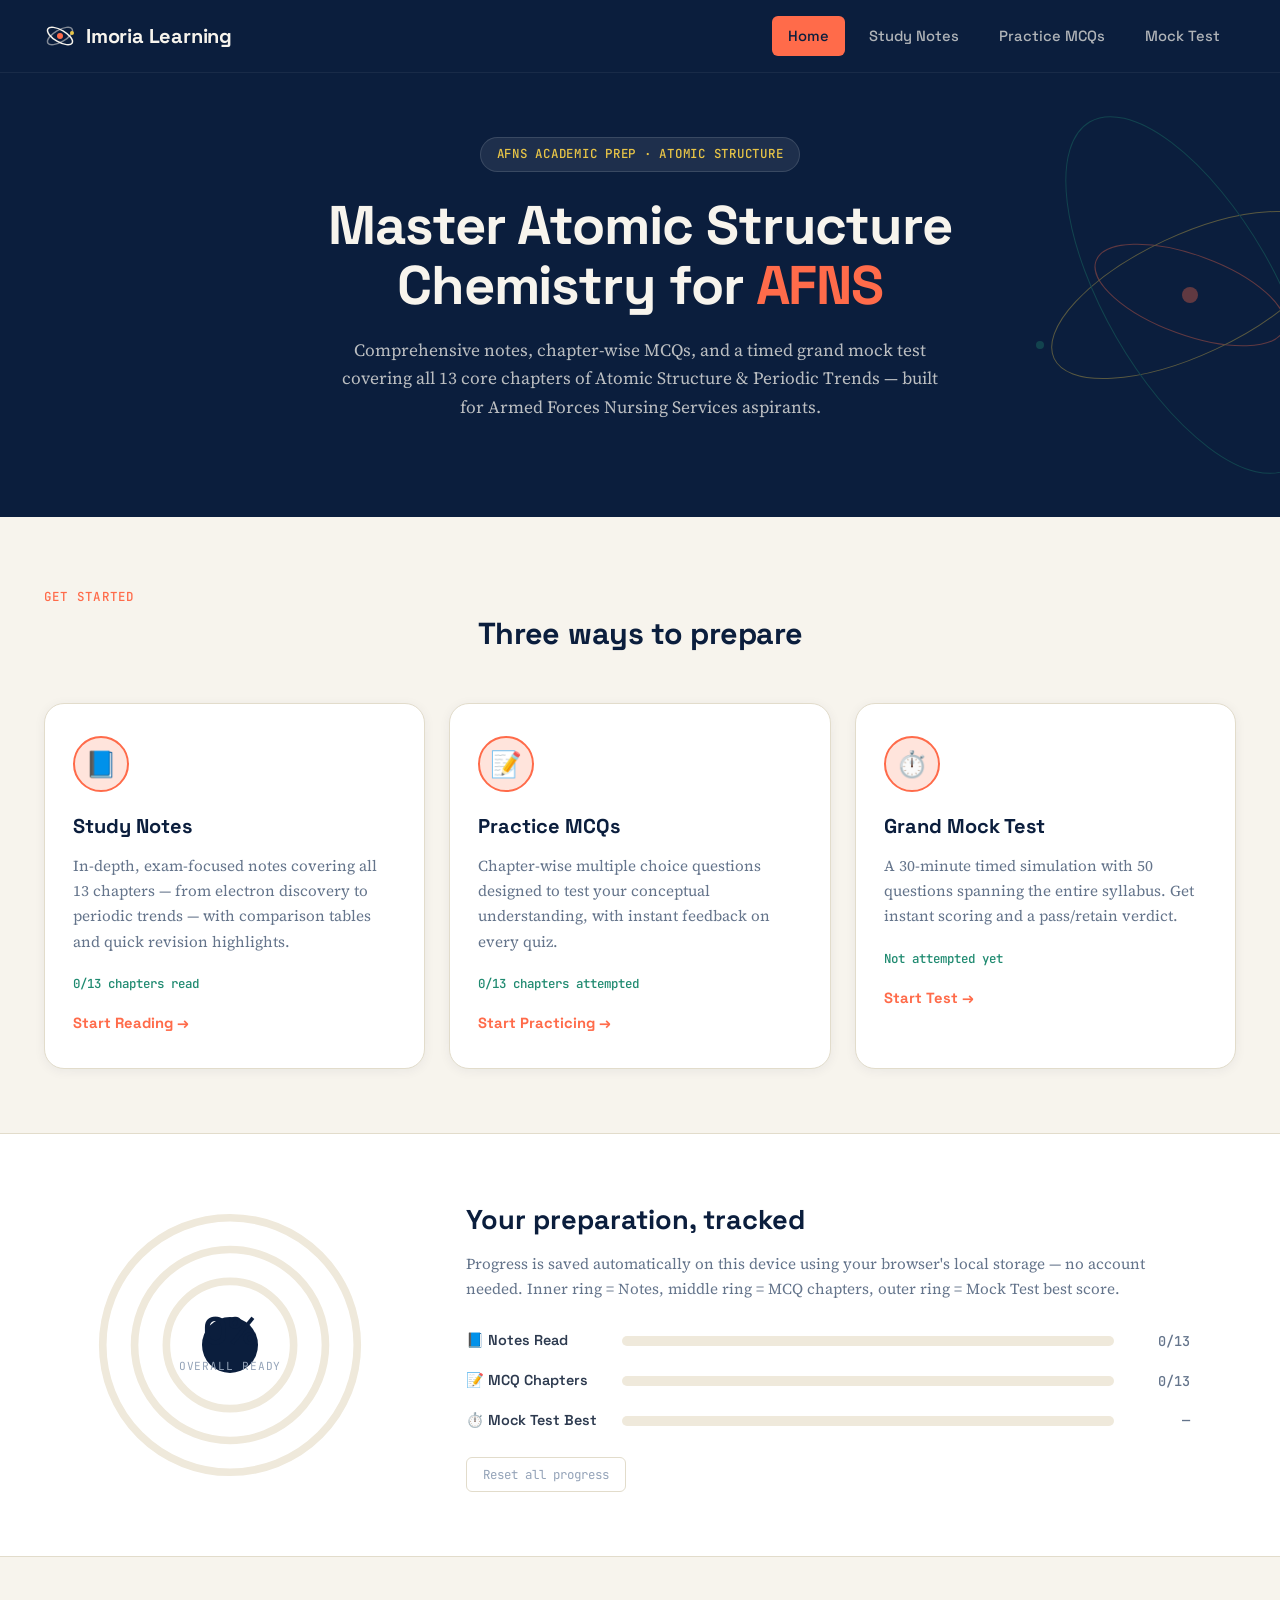
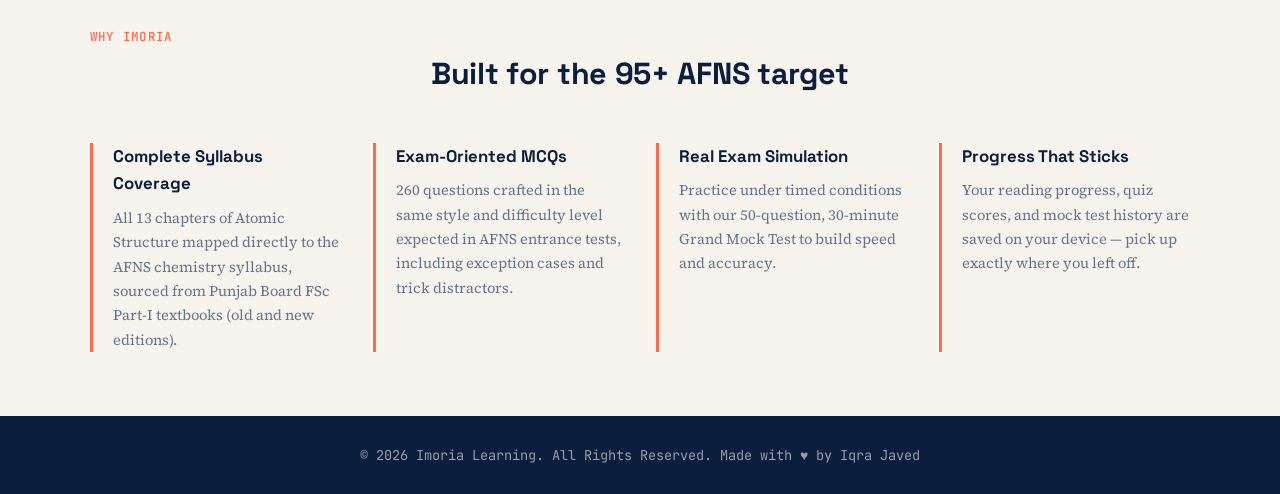
<file: index.html>
<!DOCTYPE html>
<html lang="en">
<head>
<meta charset="UTF-8">
<meta name="viewport" content="width=device-width, initial-scale=1.0">
<title>Imoria Learning | AFNS Chemistry Prep</title>
<link rel="stylesheet" href="style.css">
</head>
<body>

<header class="site-header">
    <div class="header-container">
        <a href="index.html" class="logo">
            <svg class="logo-orbit" viewBox="0 0 32 32" fill="none" xmlns="http://www.w3.org/2000/svg">
                <circle cx="16" cy="16" r="3" fill="#FF6B4A"/>
                <ellipse cx="16" cy="16" rx="14" ry="6" stroke="#F7F4ED" stroke-width="1.5" fill="none" transform="rotate(30 16 16)"/>
                <ellipse cx="16" cy="16" rx="14" ry="6" stroke="#F7F4ED" stroke-width="1.5" fill="none" transform="rotate(-30 16 16)" opacity="0.5"/>
                <circle cx="28" cy="13" r="2" fill="#E8C547"/>
            </svg>
            <span class="logo-text">Imoria Learning</span>
        </a>
        <nav class="main-nav">
            <ul>
                <li><a href="index.html" class="active">Home</a></li>
                <li><a href="chemistry-notes.html">Study Notes</a></li>
                <li><a href="mcqs.html">Practice MCQs</a></li>
                <li><a href="practice-test.html">Mock Test</a></li>
            </ul>
        </nav>
    </div>
</header>

<main>
    <section class="hero">
        <div class="hero-orbits">
            <svg viewBox="0 0 420 420" fill="none" xmlns="http://www.w3.org/2000/svg">
                <circle cx="210" cy="210" r="8" fill="#FF6B4A"/>
                <ellipse cx="210" cy="210" rx="100" ry="40" stroke="#FF6B4A" stroke-width="1" fill="none" transform="rotate(20 210 210)"/>
                <ellipse cx="210" cy="210" rx="150" ry="60" stroke="#E8C547" stroke-width="1" fill="none" transform="rotate(-25 210 210)"/>
                <ellipse cx="210" cy="210" rx="200" ry="85" stroke="#1F8A70" stroke-width="1" fill="none" transform="rotate(60 210 210)"/>
                <circle cx="310" cy="180" r="4" fill="#E8C547"/>
                <circle cx="60" cy="260" r="4" fill="#1F8A70"/>
            </svg>
        </div>
        <div class="hero-container">
            <span class="badge">AFNS Academic Prep · Atomic Structure</span>
            <h1>Master Atomic Structure Chemistry for <span class="accent">AFNS</span></h1>
            <p class="hero-subtitle">Comprehensive notes, chapter-wise MCQs, and a timed grand mock test covering all 13 core chapters of Atomic Structure & Periodic Trends — built for Armed Forces Nursing Services aspirants.</p>
        </div>
    </section>

    <section class="cards-section">
        <span class="section-eyebrow">Get Started</span>
        <h2 class="section-title">Three ways to prepare</h2>
        <div class="cards-grid">

            <a href="chemistry-notes.html" class="dashboard-card">
                <div class="card-icon-ring">📘</div>
                <h2>Study Notes</h2>
                <p>In-depth, exam-focused notes covering all 13 chapters — from electron discovery to periodic trends — with comparison tables and quick revision highlights.</p>
                <span class="card-progress" id="card-notes-progress">Loading…</span>
                <span class="card-link">Start Reading →</span>
            </a>

            <a href="mcqs.html" class="dashboard-card">
                <div class="card-icon-ring">📝</div>
                <h2>Practice MCQs</h2>
                <p>Chapter-wise multiple choice questions designed to test your conceptual understanding, with instant feedback on every quiz.</p>
                <span class="card-progress" id="card-mcq-progress">Loading…</span>
                <span class="card-link">Start Practicing →</span>
            </a>

            <a href="practice-test.html" class="dashboard-card">
                <div class="card-icon-ring">⏱️</div>
                <h2>Grand Mock Test</h2>
                <p>A 30-minute timed simulation with 50 questions spanning the entire syllabus. Get instant scoring and a pass/retain verdict.</p>
                <span class="card-progress" id="card-mock-progress">Loading…</span>
                <span class="card-link">Start Test →</span>
            </a>

        </div>
    </section>

    <section class="progress-section">
        <div class="progress-container">
            <div class="atom-diagram-wrap">
                <svg id="atom-diagram" viewBox="0 0 220 220" xmlns="http://www.w3.org/2000/svg">
                    <!-- Background tracks -->
                    <circle cx="110" cy="110" r="50" fill="none" stroke="#EFE9DB" stroke-width="6"/>
                    <circle cx="110" cy="110" r="75" fill="none" stroke="#EFE9DB" stroke-width="6"/>
                    <circle cx="110" cy="110" r="100" fill="none" stroke="#EFE9DB" stroke-width="6"/>

                    <!-- Progress rings (rotated so fill starts at top) -->
                    <circle id="ring-1" cx="110" cy="110" r="50" fill="none" stroke="#FF6B4A" stroke-width="6"
                        stroke-linecap="round" transform="rotate(-90 110 110)" stroke-dasharray="0" stroke-dashoffset="0"/>
                    <circle id="ring-2" cx="110" cy="110" r="75" fill="none" stroke="#1F8A70" stroke-width="6"
                        stroke-linecap="round" transform="rotate(-90 110 110)" stroke-dasharray="0" stroke-dashoffset="0"/>
                    <circle id="ring-3" cx="110" cy="110" r="100" fill="none" stroke="#E8C547" stroke-width="6"
                        stroke-linecap="round" transform="rotate(-90 110 110)" stroke-dasharray="0" stroke-dashoffset="0"/>

                    <!-- Nucleus -->
                    <circle cx="110" cy="110" r="22" fill="#0B1E3D"/>
                </svg>
                <div class="atom-center-label">
                    <span class="pct" id="atom-overall-pct">0%</span>
                    <span class="lbl">Overall Ready</span>
                </div>
            </div>

            <div class="progress-stats">
                <h2>Your preparation, tracked</h2>
                <p>Progress is saved automatically on this device using your browser's local storage — no account needed. Inner ring = Notes, middle ring = MCQ chapters, outer ring = Mock Test best score.</p>
                <div class="stat-rows">
                    <div class="stat-row">
                        <span class="stat-row-label">📘 Notes Read</span>
                        <div class="stat-bar-track"><div class="stat-bar-fill" id="bar-notes"></div></div>
                        <span class="stat-row-value" id="bar-notes-val">0/13</span>
                    </div>
                    <div class="stat-row">
                        <span class="stat-row-label">📝 MCQ Chapters</span>
                        <div class="stat-bar-track"><div class="stat-bar-fill green" id="bar-quizzes"></div></div>
                        <span class="stat-row-value" id="bar-quizzes-val">0/13</span>
                    </div>
                    <div class="stat-row">
                        <span class="stat-row-label">⏱️ Mock Test Best</span>
                        <div class="stat-bar-track"><div class="stat-bar-fill gold" id="bar-mock"></div></div>
                        <span class="stat-row-value" id="bar-mock-val">—</span>
                    </div>
                </div>
                <button class="reset-progress-btn" onclick="resetAllProgress()">Reset all progress</button>
            </div>
        </div>
    </section>

    <section class="info-section">
        <div class="info-container">
            <span class="section-eyebrow">Why Imoria</span>
            <h2 class="section-title">Built for the 95+ AFNS target</h2>
            <div class="info-grid">
                <div class="info-item">
                    <h3>Complete Syllabus Coverage</h3>
                    <p>All 13 chapters of Atomic Structure mapped directly to the AFNS chemistry syllabus, sourced from Punjab Board FSc Part-I textbooks (old and new editions).</p>
                </div>
                <div class="info-item">
                    <h3>Exam-Oriented MCQs</h3>
                    <p>260 questions crafted in the same style and difficulty level expected in AFNS entrance tests, including exception cases and trick distractors.</p>
                </div>
                <div class="info-item">
                    <h3>Real Exam Simulation</h3>
                    <p>Practice under timed conditions with our 50-question, 30-minute Grand Mock Test to build speed and accuracy.</p>
                </div>
                <div class="info-item">
                    <h3>Progress That Sticks</h3>
                    <p>Your reading progress, quiz scores, and mock test history are saved on your device — pick up exactly where you left off.</p>
                </div>
            </div>
        </div>
    </section>
</main>

<footer class="site-footer">
    <p>&copy; 2026 Imoria Learning. All Rights Reserved. Made with ♥ by Iqra Javed</p>
</footer>

<script src="main.js"></script>
<script>
    // Populate dashboard card progress text (after main.js init)
    document.addEventListener('DOMContentLoaded', () => {
        const read = JSON.parse(localStorage.getItem('imoria_read_chapters') || '[]');
        const scores = JSON.parse(localStorage.getItem('imoria_quiz_scores') || '{}');
        const mock = JSON.parse(localStorage.getItem('imoria_mock_history') || '[]');

        document.getElementById('card-notes-progress').textContent = `${read.length}/13 chapters read`;

        const quizCount = Object.keys(scores).length;
        document.getElementById('card-mcq-progress').textContent = `${quizCount}/13 chapters attempted`;

        if (mock.length > 0) {
            const best = Math.max(...mock.map(m => m.percent));
            document.getElementById('card-mock-progress').textContent = `Best: ${best}% (${mock.length} attempt${mock.length > 1 ? 's' : ''})`;
        } else {
            document.getElementById('card-mock-progress').textContent = 'Not attempted yet';
        }
    });
</script>

</body>
</html>
</file>
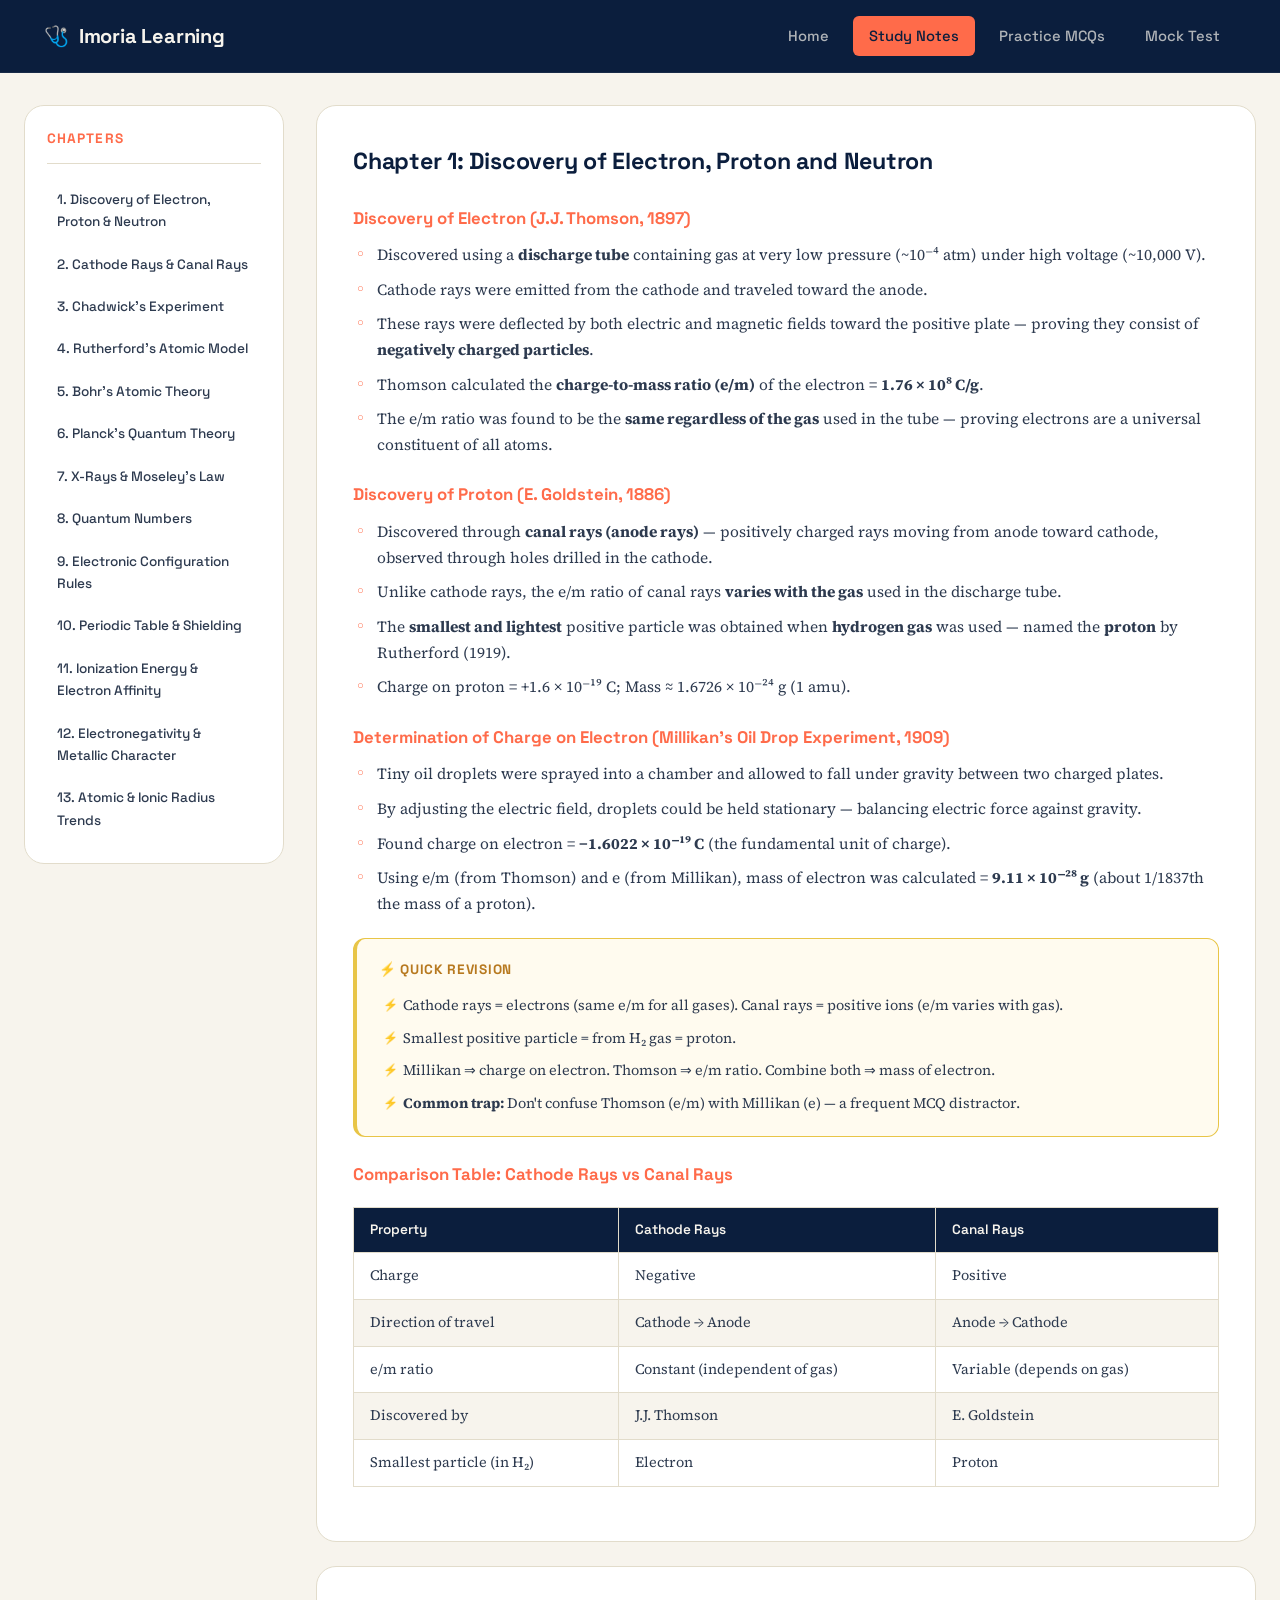
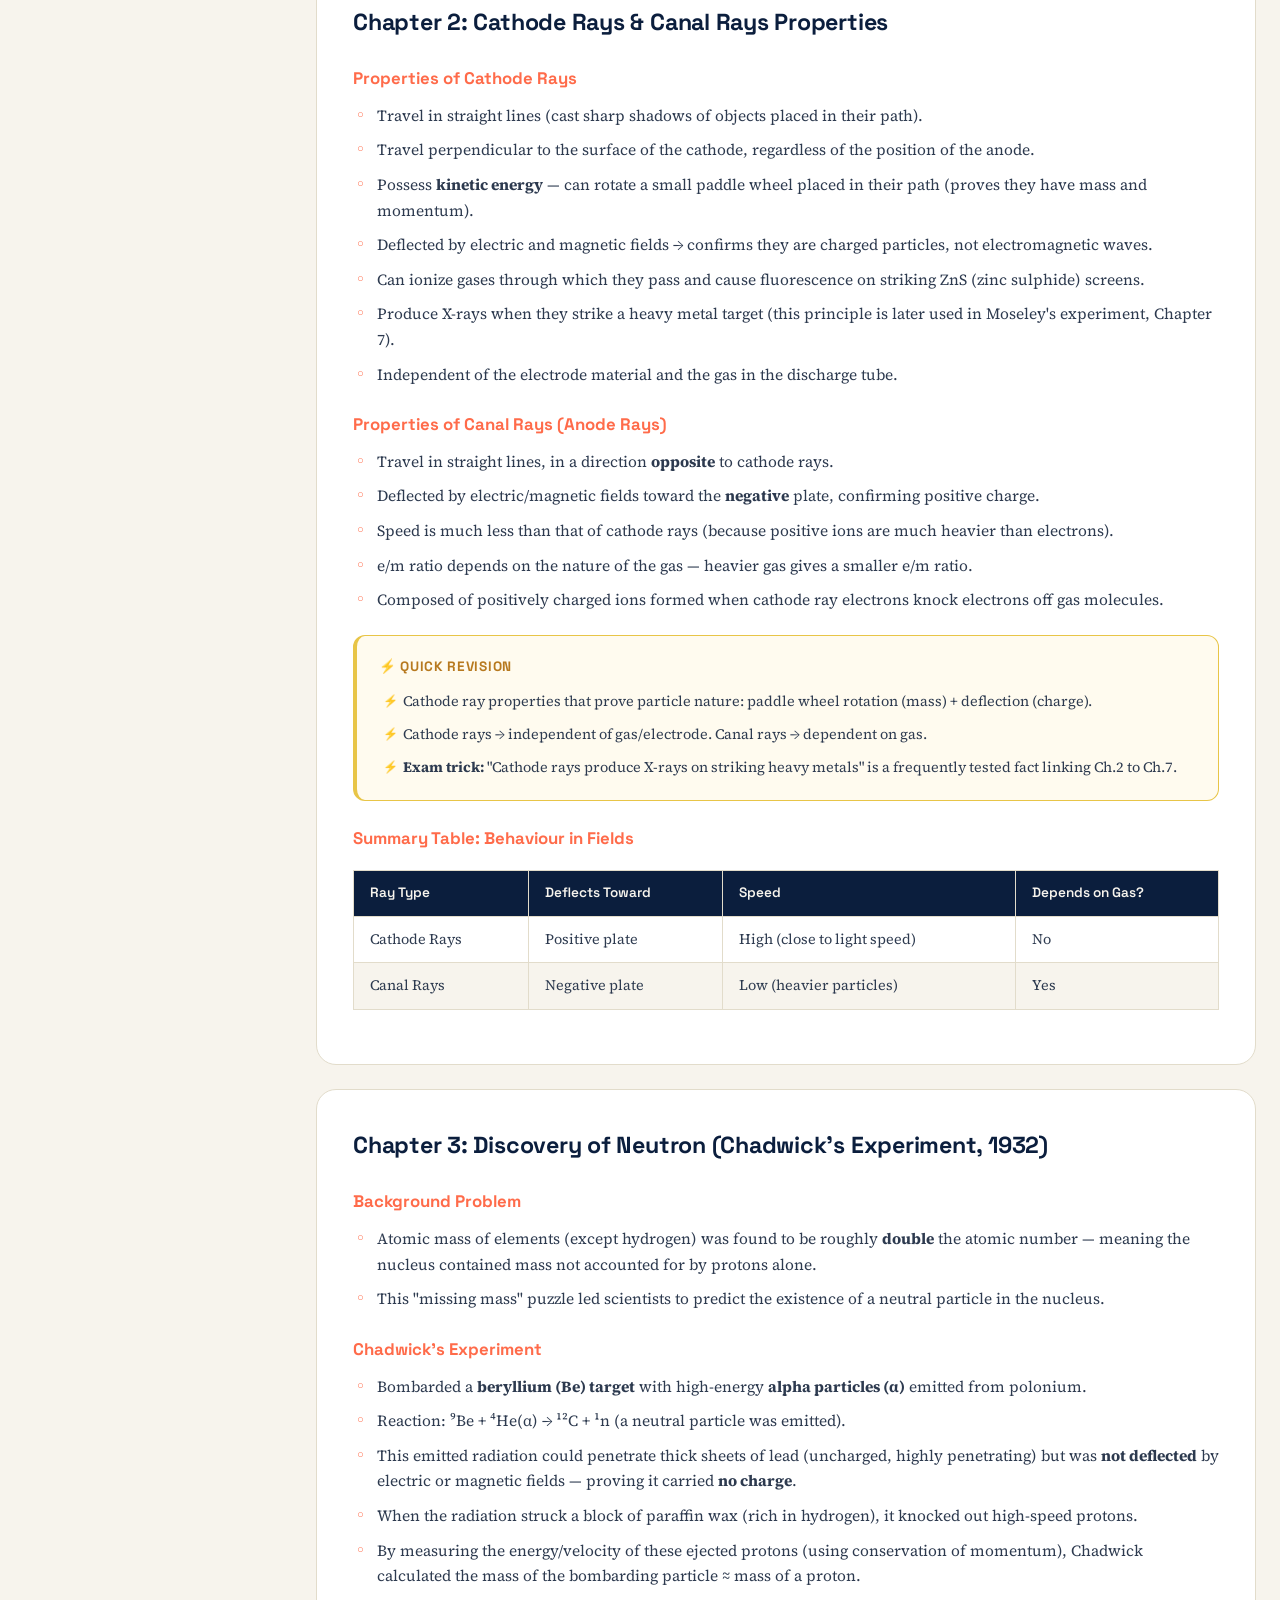
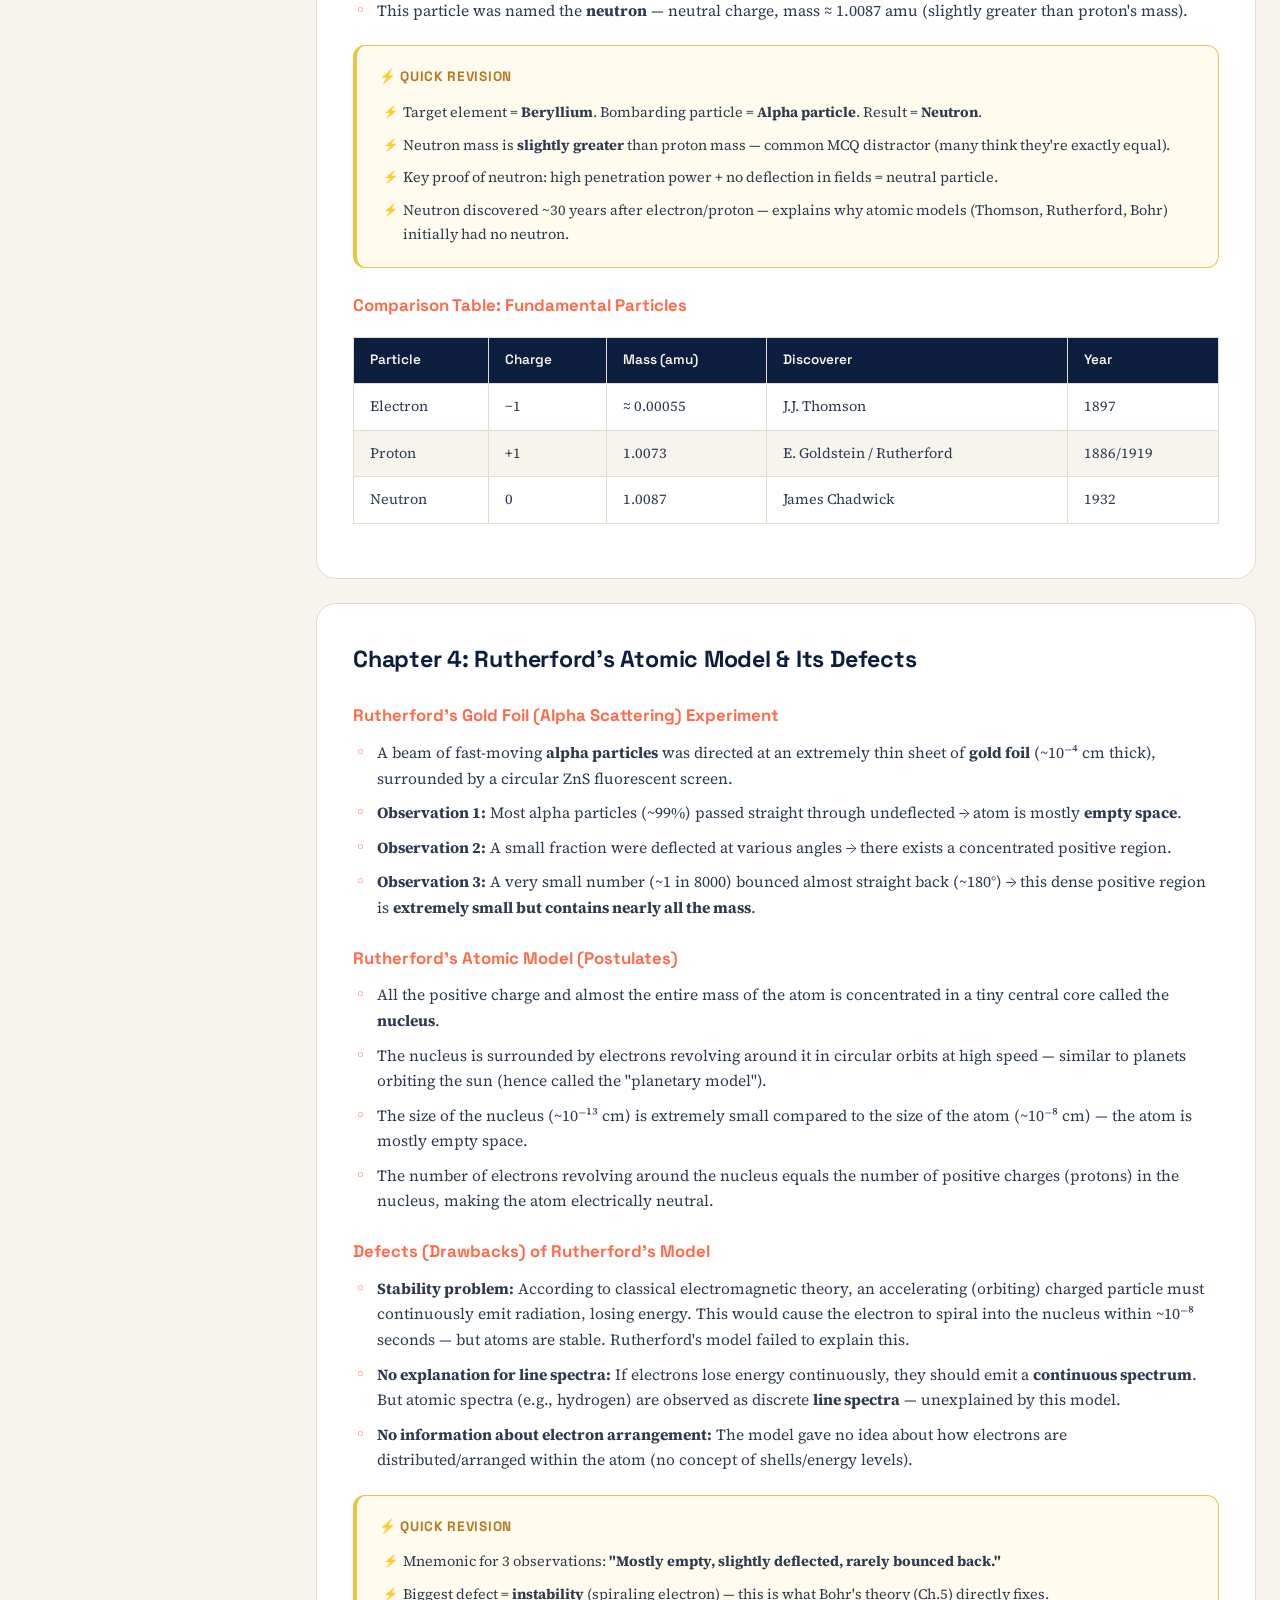
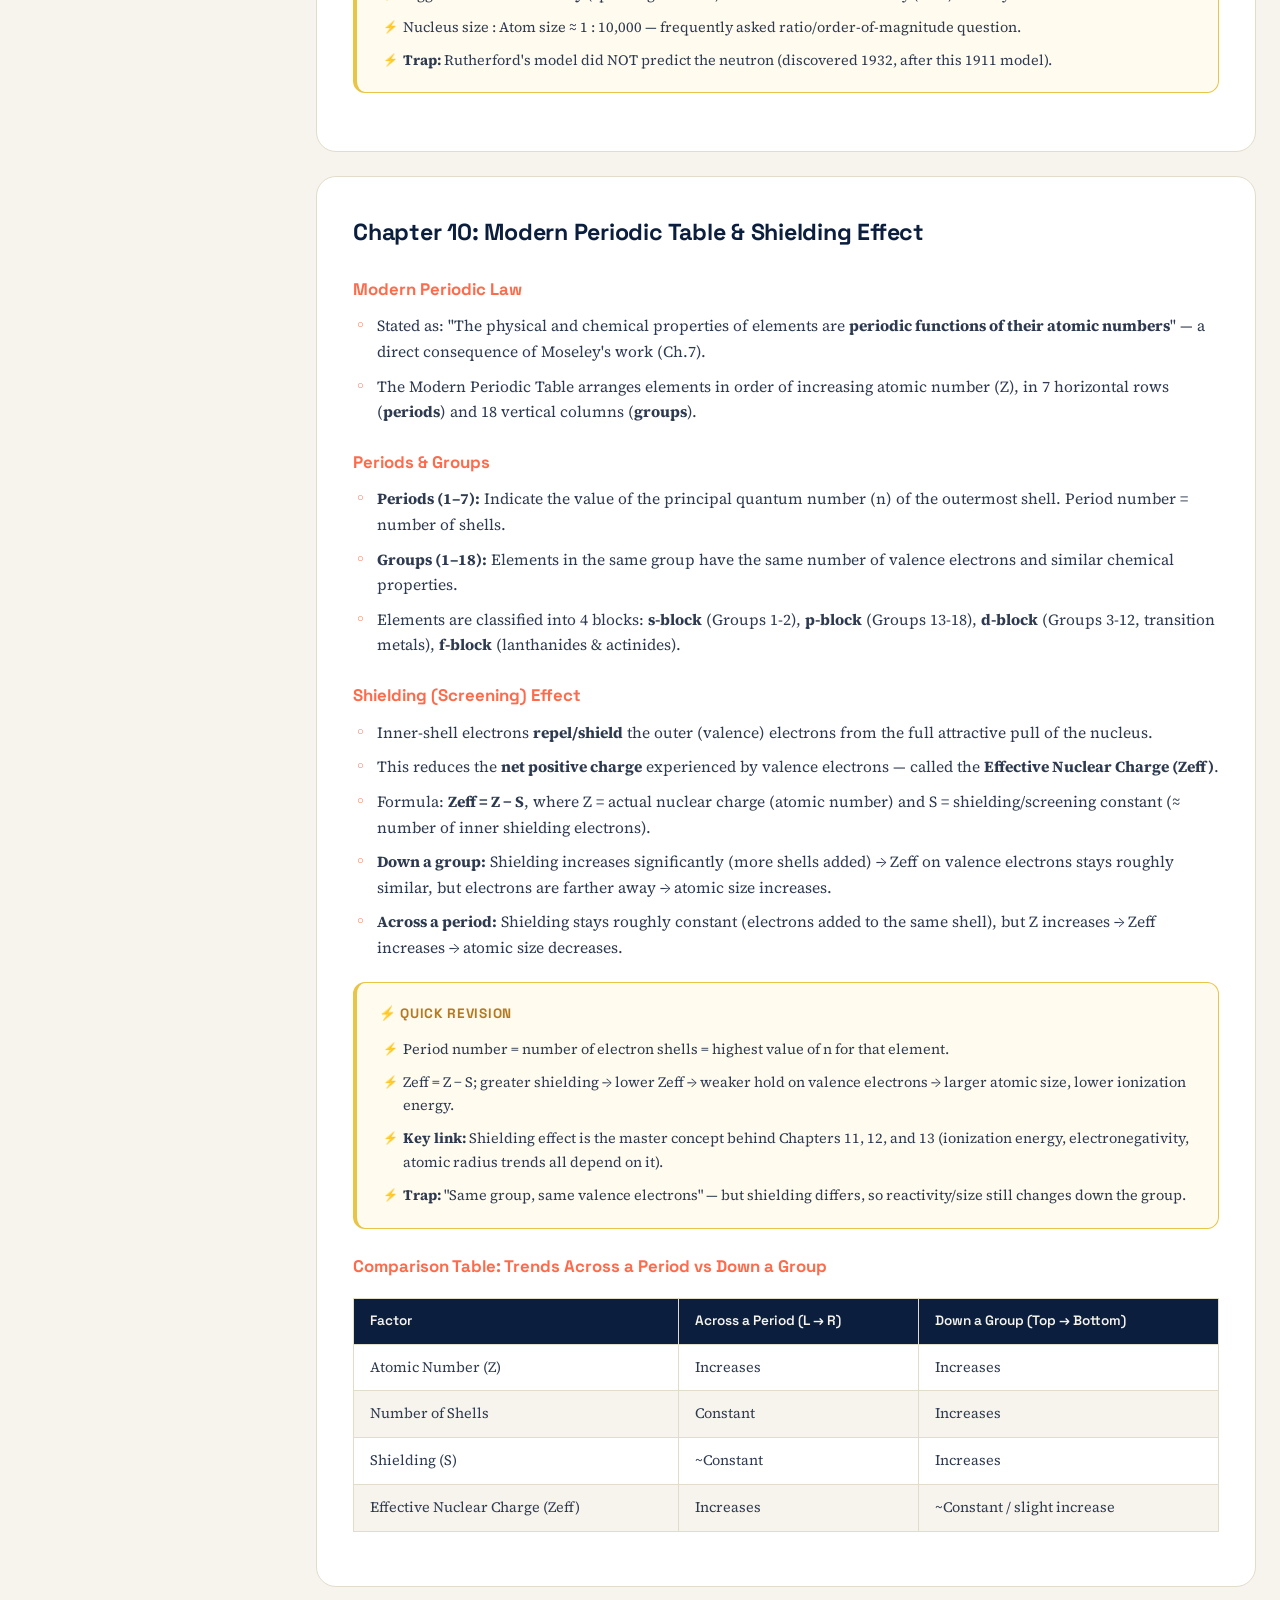
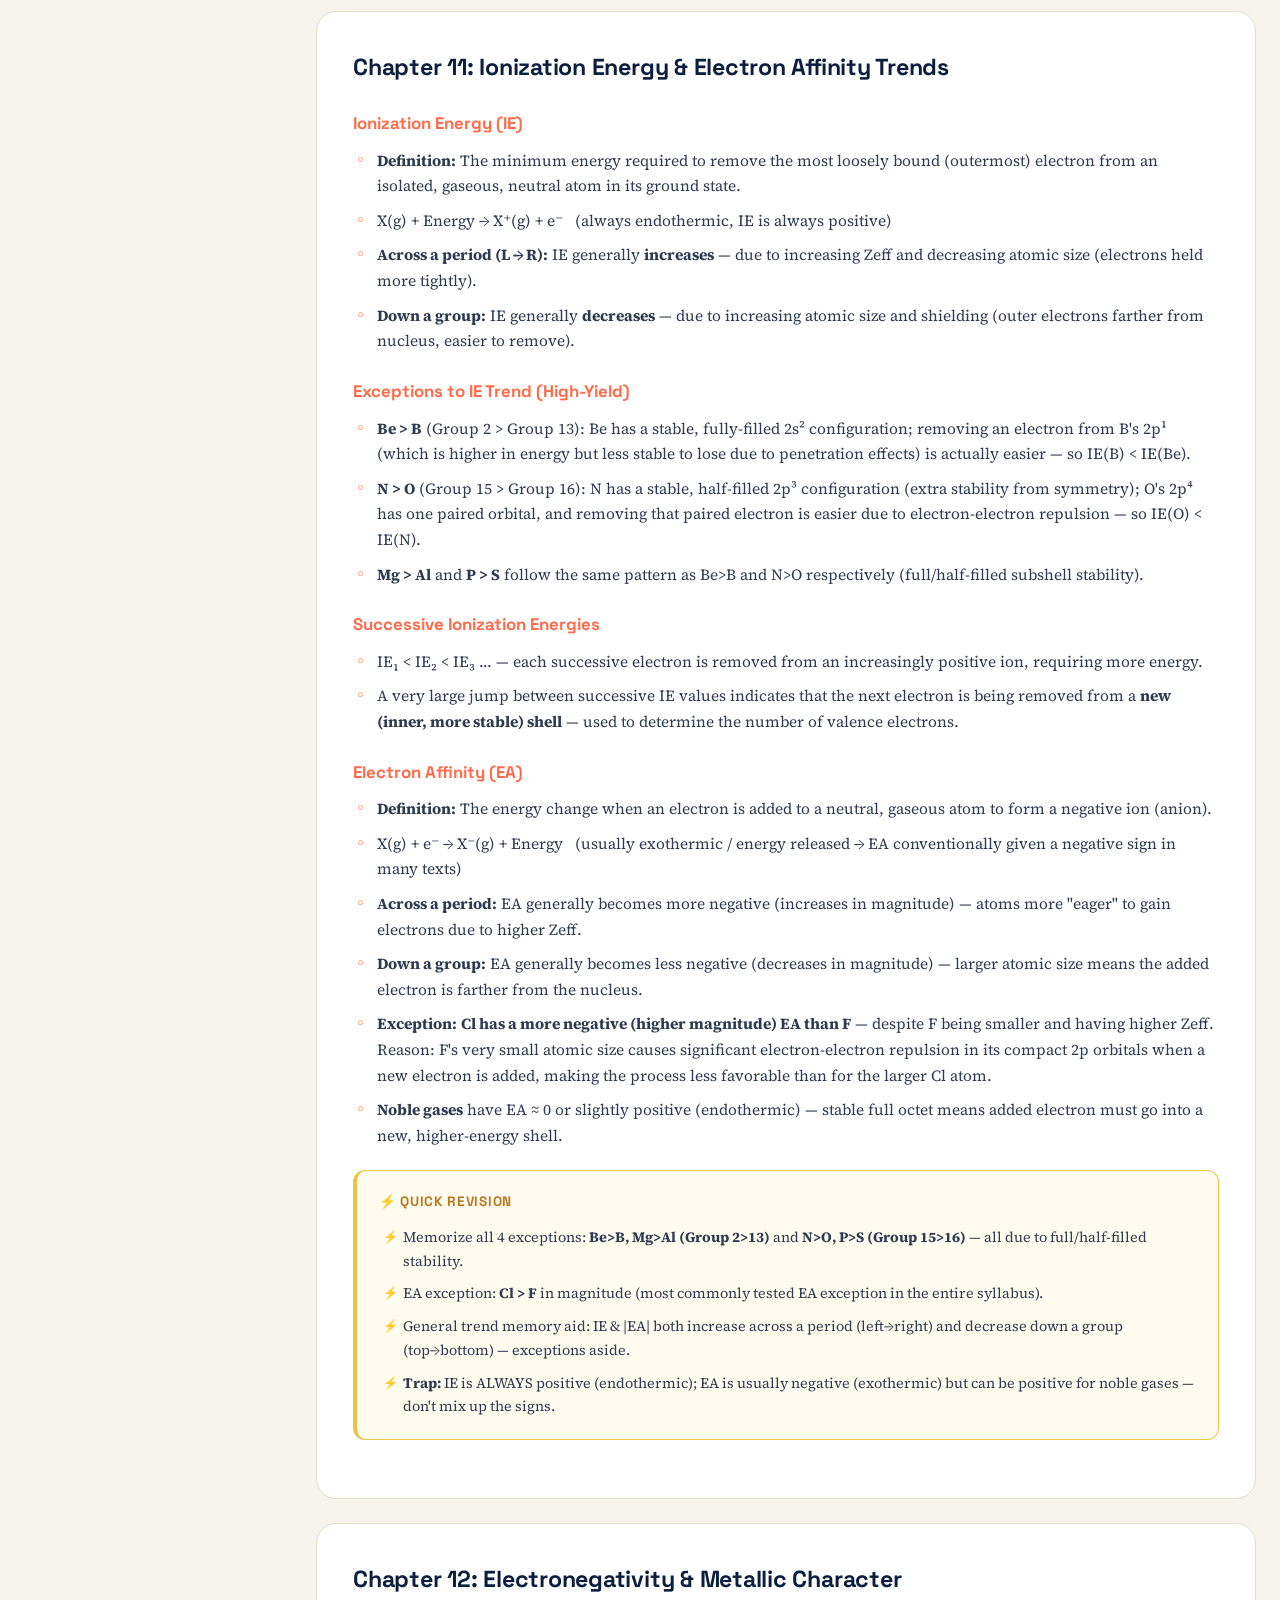
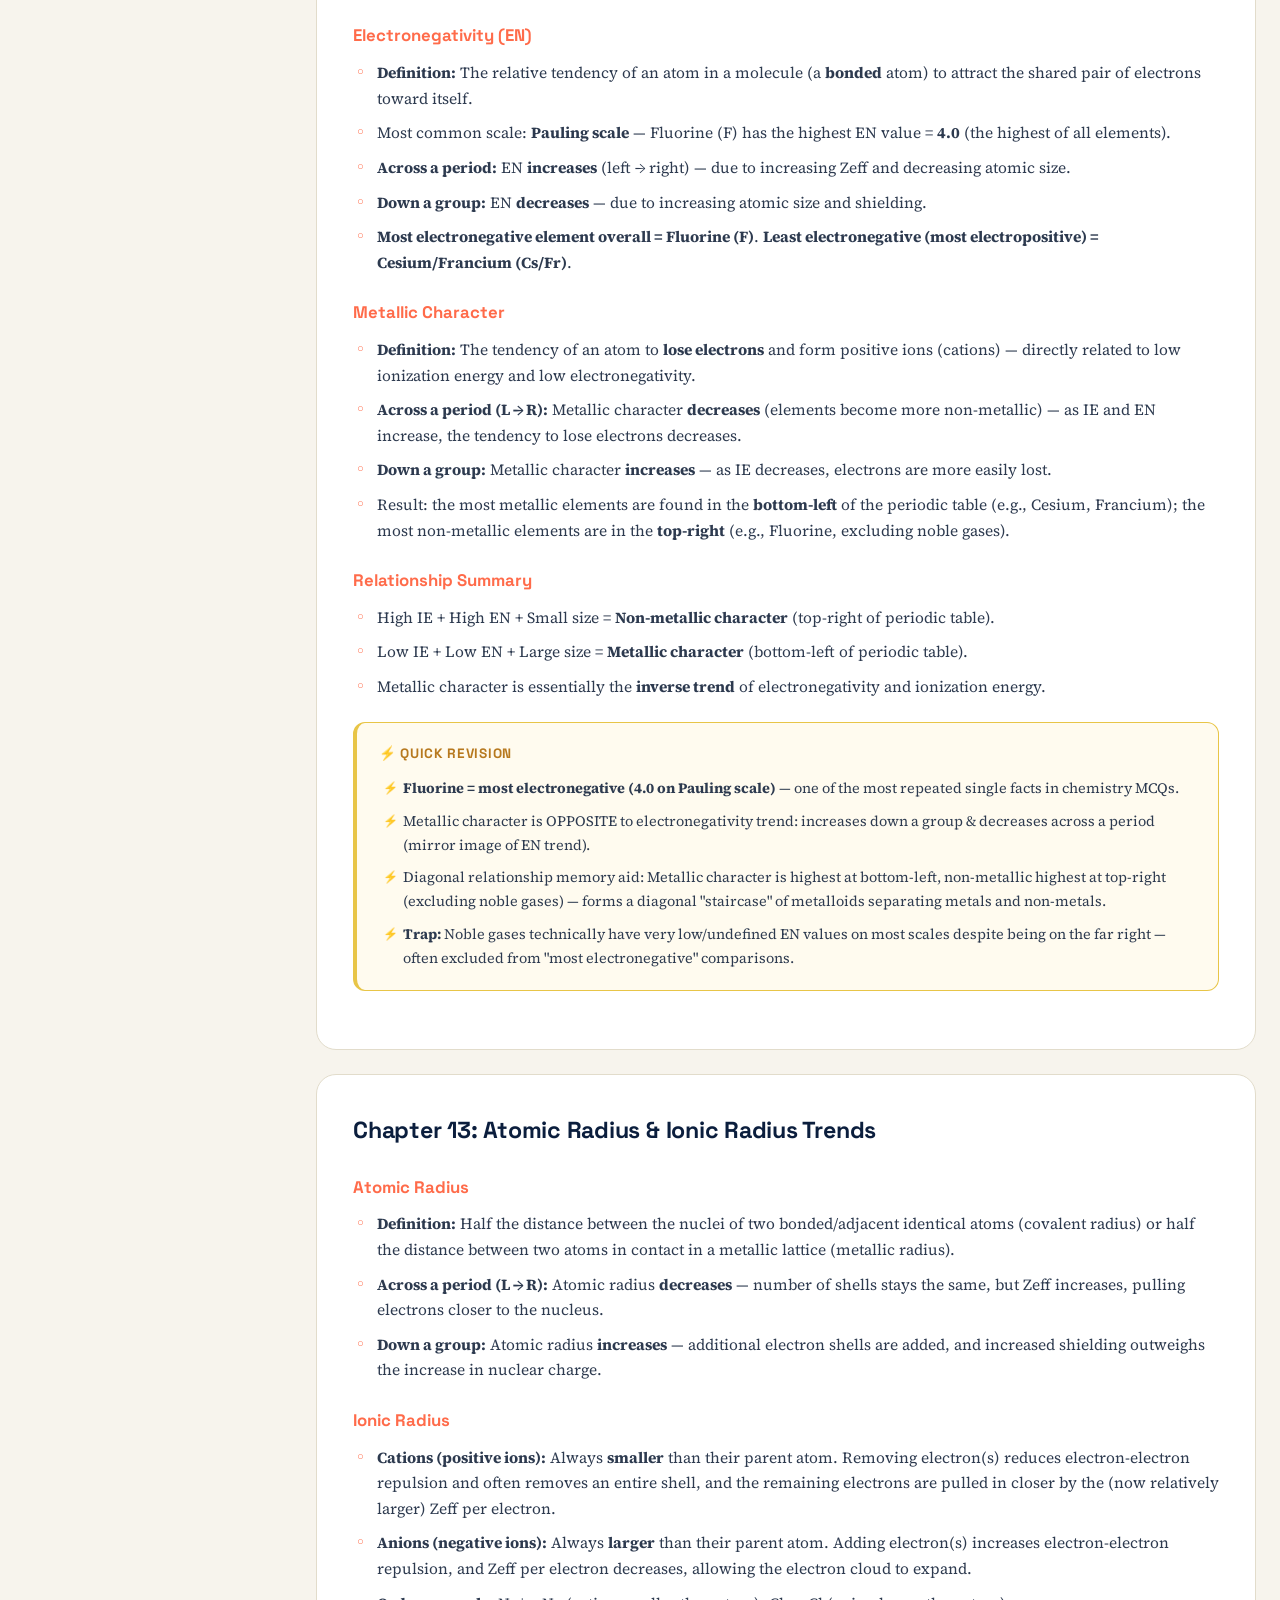
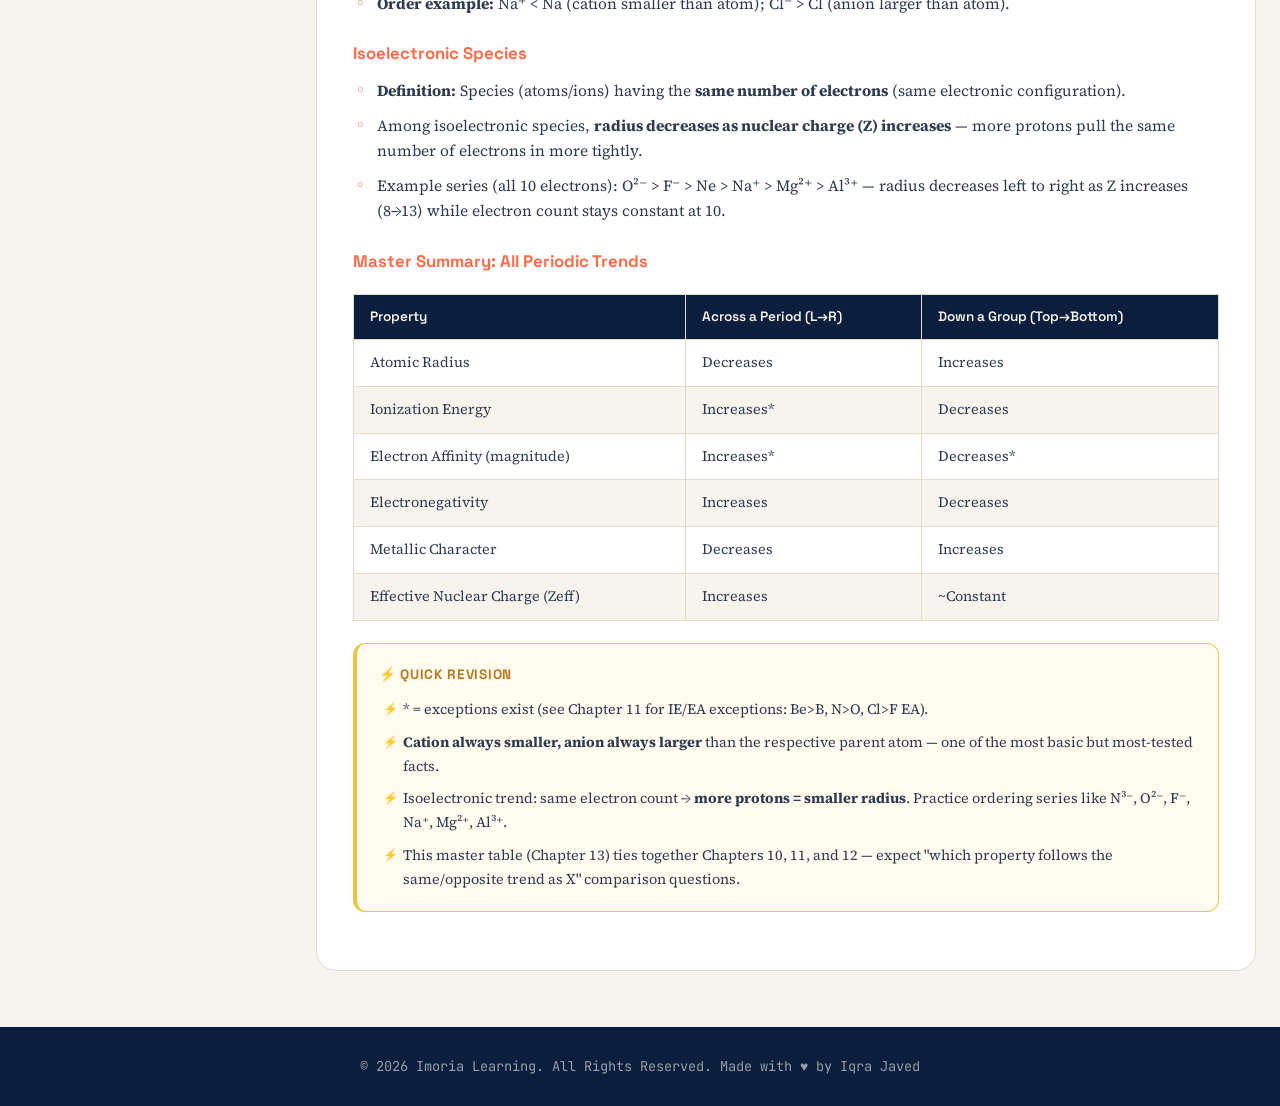
<file: chemistry-notes.html>
<!DOCTYPE html>
<html lang="en">
<head>
<meta charset="UTF-8">
<meta name="viewport" content="width=device-width, initial-scale=1.0">
<title>Study Notes | Imoria Learning</title>
<link rel="preconnect" href="https://fonts.googleapis.com">
<link href="https://fonts.googleapis.com/css2?family=Inter:wght@400;500;600;700;800&display=swap" rel="stylesheet">
<link rel="stylesheet" href="style.css">
</head>
<body>

<header class="site-header">
    <div class="header-container">
        <a href="index.html" class="logo">
            <span class="logo-icon">🩺</span>
            <span class="logo-text">Imoria Learning</span>
        </a>
        <nav class="main-nav">
            <ul>
                <li><a href="index.html">Home</a></li>
                <li><a href="chemistry-notes.html" class="active">Study Notes</a></li>
                <li><a href="mcqs.html">Practice MCQs</a></li>
                <li><a href="practice-test.html">Mock Test</a></li>
            </ul>
        </nav>
    </div>
</header>

<main class="notes-layout">

    <aside class="notes-sidebar">
        <h3>Chapters</h3>
        <ul>
            <li><a href="#chapter-1">1. Discovery of Electron, Proton & Neutron</a></li>
            <li><a href="#chapter-2">2. Cathode Rays & Canal Rays</a></li>
            <li><a href="#chapter-3">3. Chadwick's Experiment</a></li>
            <li><a href="#chapter-4">4. Rutherford's Atomic Model</a></li>
            <li><a href="#chapter-5">5. Bohr's Atomic Theory</a></li>
            <li><a href="#chapter-6">6. Planck's Quantum Theory</a></li>
            <li><a href="#chapter-7">7. X-Rays & Moseley's Law</a></li>
            <li><a href="#chapter-8">8. Quantum Numbers</a></li>
            <li><a href="#chapter-9">9. Electronic Configuration Rules</a></li>
            <li><a href="#chapter-10">10. Periodic Table & Shielding</a></li>
            <li><a href="#chapter-11">11. Ionization Energy & Electron Affinity</a></li>
            <li><a href="#chapter-12">12. Electronegativity & Metallic Character</a></li>
            <li><a href="#chapter-13">13. Atomic & Ionic Radius Trends</a></li>
        </ul>
    </aside>

    <div class="notes-content">

        <!-- CHAPTER 1 -->
        <section id="chapter-1" class="chapter-block">
            <h2>Chapter 1: Discovery of Electron, Proton and Neutron</h2>

            <h3>Discovery of Electron (J.J. Thomson, 1897)</h3>
            <ul>
                <li>Discovered using a <strong>discharge tube</strong> containing gas at very low pressure (~10⁻⁴ atm) under high voltage (~10,000 V).</li>
                <li>Cathode rays were emitted from the cathode and traveled toward the anode.</li>
                <li>These rays were deflected by both electric and magnetic fields toward the positive plate — proving they consist of <strong>negatively charged particles</strong>.</li>
                <li>Thomson calculated the <strong>charge-to-mass ratio (e/m)</strong> of the electron = <strong>1.76 × 10⁸ C/g</strong>.</li>
                <li>The e/m ratio was found to be the <strong>same regardless of the gas</strong> used in the tube — proving electrons are a universal constituent of all atoms.</li>
            </ul>

            <h3>Discovery of Proton (E. Goldstein, 1886)</h3>
            <ul>
                <li>Discovered through <strong>canal rays (anode rays)</strong> — positively charged rays moving from anode toward cathode, observed through holes drilled in the cathode.</li>
                <li>Unlike cathode rays, the e/m ratio of canal rays <strong>varies with the gas</strong> used in the discharge tube.</li>
                <li>The <strong>smallest and lightest</strong> positive particle was obtained when <strong>hydrogen gas</strong> was used — named the <strong>proton</strong> by Rutherford (1919).</li>
                <li>Charge on proton = +1.6 × 10⁻¹⁹ C; Mass ≈ 1.6726 × 10⁻²⁴ g (1 amu).</li>
            </ul>

            <h3>Determination of Charge on Electron (Millikan's Oil Drop Experiment, 1909)</h3>
            <ul>
                <li>Tiny oil droplets were sprayed into a chamber and allowed to fall under gravity between two charged plates.</li>
                <li>By adjusting the electric field, droplets could be held stationary — balancing electric force against gravity.</li>
                <li>Found charge on electron = <strong>−1.6022 × 10⁻¹⁹ C</strong> (the fundamental unit of charge).</li>
                <li>Using e/m (from Thomson) and e (from Millikan), mass of electron was calculated = <strong>9.11 × 10⁻²⁸ g</strong> (about 1/1837th the mass of a proton).</li>
            </ul>

            <div class="quick-revision-box">
                <h4>⚡ Quick Revision</h4>
                <ul>
                    <li>Cathode rays = electrons (same e/m for all gases). Canal rays = positive ions (e/m varies with gas).</li>
                    <li>Smallest positive particle = from H₂ gas = proton.</li>
                    <li>Millikan ⇒ charge on electron. Thomson ⇒ e/m ratio. Combine both ⇒ mass of electron.</li>
                    <li><strong>Common trap:</strong> Don't confuse Thomson (e/m) with Millikan (e) — a frequent MCQ distractor.</li>
                </ul>
            </div>

            <h3>Comparison Table: Cathode Rays vs Canal Rays</h3>
            <table>
                <thead>
                    <tr>
                        <th>Property</th>
                        <th>Cathode Rays</th>
                        <th>Canal Rays</th>
                    </tr>
                </thead>
                <tbody>
                    <tr>
                        <td>Charge</td>
                        <td>Negative</td>
                        <td>Positive</td>
                    </tr>
                    <tr>
                        <td>Direction of travel</td>
                        <td>Cathode → Anode</td>
                        <td>Anode → Cathode</td>
                    </tr>
                    <tr>
                        <td>e/m ratio</td>
                        <td>Constant (independent of gas)</td>
                        <td>Variable (depends on gas)</td>
                    </tr>
                    <tr>
                        <td>Discovered by</td>
                        <td>J.J. Thomson</td>
                        <td>E. Goldstein</td>
                    </tr>
                    <tr>
                        <td>Smallest particle (in H₂)</td>
                        <td>Electron</td>
                        <td>Proton</td>
                    </tr>
                </tbody>
            </table>
        </section>

        <!-- CHAPTER 2 -->
        <section id="chapter-2" class="chapter-block">
            <h2>Chapter 2: Cathode Rays & Canal Rays Properties</h2>

            <h3>Properties of Cathode Rays</h3>
            <ul>
                <li>Travel in straight lines (cast sharp shadows of objects placed in their path).</li>
                <li>Travel perpendicular to the surface of the cathode, regardless of the position of the anode.</li>
                <li>Possess <strong>kinetic energy</strong> — can rotate a small paddle wheel placed in their path (proves they have mass and momentum).</li>
                <li>Deflected by electric and magnetic fields → confirms they are charged particles, not electromagnetic waves.</li>
                <li>Can ionize gases through which they pass and cause fluorescence on striking ZnS (zinc sulphide) screens.</li>
                <li>Produce X-rays when they strike a heavy metal target (this principle is later used in Moseley's experiment, Chapter 7).</li>
                <li>Independent of the electrode material and the gas in the discharge tube.</li>
            </ul>

            <h3>Properties of Canal Rays (Anode Rays)</h3>
            <ul>
                <li>Travel in straight lines, in a direction <strong>opposite</strong> to cathode rays.</li>
                <li>Deflected by electric/magnetic fields toward the <strong>negative</strong> plate, confirming positive charge.</li>
                <li>Speed is much less than that of cathode rays (because positive ions are much heavier than electrons).</li>
                <li>e/m ratio depends on the nature of the gas — heavier gas gives a smaller e/m ratio.</li>
                <li>Composed of positively charged ions formed when cathode ray electrons knock electrons off gas molecules.</li>
            </ul>

            <div class="quick-revision-box">
                <h4>⚡ Quick Revision</h4>
                <ul>
                    <li>Cathode ray properties that prove particle nature: paddle wheel rotation (mass) + deflection (charge).</li>
                    <li>Cathode rays → independent of gas/electrode. Canal rays → dependent on gas.</li>
                    <li><strong>Exam trick:</strong> "Cathode rays produce X-rays on striking heavy metals" is a frequently tested fact linking Ch.2 to Ch.7.</li>
                </ul>
            </div>

            <h3>Summary Table: Behaviour in Fields</h3>
            <table>
                <thead>
                    <tr>
                        <th>Ray Type</th>
                        <th>Deflects Toward</th>
                        <th>Speed</th>
                        <th>Depends on Gas?</th>
                    </tr>
                </thead>
                <tbody>
                    <tr>
                        <td>Cathode Rays</td>
                        <td>Positive plate</td>
                        <td>High (close to light speed)</td>
                        <td>No</td>
                    </tr>
                    <tr>
                        <td>Canal Rays</td>
                        <td>Negative plate</td>
                        <td>Low (heavier particles)</td>
                        <td>Yes</td>
                    </tr>
                </tbody>
            </table>
        </section>

        <!-- CHAPTER 3 -->
        <section id="chapter-3" class="chapter-block">
            <h2>Chapter 3: Discovery of Neutron (Chadwick's Experiment, 1932)</h2>

            <h3>Background Problem</h3>
            <ul>
                <li>Atomic mass of elements (except hydrogen) was found to be roughly <strong>double</strong> the atomic number — meaning the nucleus contained mass not accounted for by protons alone.</li>
                <li>This "missing mass" puzzle led scientists to predict the existence of a neutral particle in the nucleus.</li>
            </ul>

            <h3>Chadwick's Experiment</h3>
            <ul>
                <li>Bombarded a <strong>beryllium (Be) target</strong> with high-energy <strong>alpha particles (α)</strong> emitted from polonium.</li>
                <li>Reaction: ⁹Be + ⁴He(α) → ¹²C + ¹n (a neutral particle was emitted).</li>
                <li>This emitted radiation could penetrate thick sheets of lead (uncharged, highly penetrating) but was <strong>not deflected</strong> by electric or magnetic fields — proving it carried <strong>no charge</strong>.</li>
                <li>When the radiation struck a block of paraffin wax (rich in hydrogen), it knocked out high-speed protons.</li>
                <li>By measuring the energy/velocity of these ejected protons (using conservation of momentum), Chadwick calculated the mass of the bombarding particle ≈ mass of a proton.</li>
                <li>This particle was named the <strong>neutron</strong> — neutral charge, mass ≈ 1.0087 amu (slightly greater than proton's mass).</li>
            </ul>

            <div class="quick-revision-box">
                <h4>⚡ Quick Revision</h4>
                <ul>
                    <li>Target element = <strong>Beryllium</strong>. Bombarding particle = <strong>Alpha particle</strong>. Result = <strong>Neutron</strong>.</li>
                    <li>Neutron mass is <strong>slightly greater</strong> than proton mass — common MCQ distractor (many think they're exactly equal).</li>
                    <li>Key proof of neutron: high penetration power + no deflection in fields = neutral particle.</li>
                    <li>Neutron discovered ~30 years after electron/proton — explains why atomic models (Thomson, Rutherford, Bohr) initially had no neutron.</li>
                </ul>
            </div>

            <h3>Comparison Table: Fundamental Particles</h3>
            <table>
                <thead>
                    <tr>
                        <th>Particle</th>
                        <th>Charge</th>
                        <th>Mass (amu)</th>
                        <th>Discoverer</th>
                        <th>Year</th>
                    </tr>
                </thead>
                <tbody>
                    <tr>
                        <td>Electron</td>
                        <td>−1</td>
                        <td>≈ 0.00055</td>
                        <td>J.J. Thomson</td>
                        <td>1897</td>
                    </tr>
                    <tr>
                        <td>Proton</td>
                        <td>+1</td>
                        <td>1.0073</td>
                        <td>E. Goldstein / Rutherford</td>
                        <td>1886/1919</td>
                    </tr>
                    <tr>
                        <td>Neutron</td>
                        <td>0</td>
                        <td>1.0087</td>
                        <td>James Chadwick</td>
                        <td>1932</td>
                    </tr>
                </tbody>
            </table>
        </section>

        <!-- CHAPTER 4 -->
        <section id="chapter-4" class="chapter-block">
            <h2>Chapter 4: Rutherford's Atomic Model & Its Defects</h2>

            <h3>Rutherford's Gold Foil (Alpha Scattering) Experiment</h3>
            <ul>
                <li>A beam of fast-moving <strong>alpha particles</strong> was directed at an extremely thin sheet of <strong>gold foil</strong> (~10⁻⁴ cm thick), surrounded by a circular ZnS fluorescent screen.</li>
                <li><strong>Observation 1:</strong> Most alpha particles (~99%) passed straight through undeflected → atom is mostly <strong>empty space</strong>.</li>
                <li><strong>Observation 2:</strong> A small fraction were deflected at various angles → there exists a concentrated positive region.</li>
                <li><strong>Observation 3:</strong> A very small number (~1 in 8000) bounced almost straight back (~180°) → this dense positive region is <strong>extremely small but contains nearly all the mass</strong>.</li>
            </ul>

            <h3>Rutherford's Atomic Model (Postulates)</h3>
            <ul>
                <li>All the positive charge and almost the entire mass of the atom is concentrated in a tiny central core called the <strong>nucleus</strong>.</li>
                <li>The nucleus is surrounded by electrons revolving around it in circular orbits at high speed — similar to planets orbiting the sun (hence called the "planetary model").</li>
                <li>The size of the nucleus (~10⁻¹³ cm) is extremely small compared to the size of the atom (~10⁻⁸ cm) — the atom is mostly empty space.</li>
                <li>The number of electrons revolving around the nucleus equals the number of positive charges (protons) in the nucleus, making the atom electrically neutral.</li>
            </ul>

            <h3>Defects (Drawbacks) of Rutherford's Model</h3>
            <ul>
                <li><strong>Stability problem:</strong> According to classical electromagnetic theory, an accelerating (orbiting) charged particle must continuously emit radiation, losing energy. This would cause the electron to spiral into the nucleus within ~10⁻⁸ seconds — but atoms are stable. Rutherford's model failed to explain this.</li>
                <li><strong>No explanation for line spectra:</strong> If electrons lose energy continuously, they should emit a <strong>continuous spectrum</strong>. But atomic spectra (e.g., hydrogen) are observed as discrete <strong>line spectra</strong> — unexplained by this model.</li>
                <li><strong>No information about electron arrangement:</strong> The model gave no idea about how electrons are distributed/arranged within the atom (no concept of shells/energy levels).</li>
            </ul>

            <div class="quick-revision-box">
                <h4>⚡ Quick Revision</h4>
                <ul>
                    <li>Mnemonic for 3 observations: <strong>"Mostly empty, slightly deflected, rarely bounced back."</strong></li>
                    <li>Biggest defect = <strong>instability</strong> (spiraling electron) — this is what Bohr's theory (Ch.5) directly fixes.</li>
                    <li>Nucleus size : Atom size ≈ 1 : 10,000 — frequently asked ratio/order-of-magnitude question.</li>
                    <li><strong>Trap:</strong> Rutherford's model did NOT predict the neutron (discovered 1932, after this 1911 model).</li>
                </ul>
            </div>
        </section>
<!-- CHAPTER 10 -->
        <section id="chapter-10" class="chapter-block">
            <h2>Chapter 10: Modern Periodic Table & Shielding Effect</h2>

            <h3>Modern Periodic Law</h3>
            <ul>
                <li>Stated as: "The physical and chemical properties of elements are <strong>periodic functions of their atomic numbers</strong>" — a direct consequence of Moseley's work (Ch.7).</li>
                <li>The Modern Periodic Table arranges elements in order of increasing atomic number (Z), in 7 horizontal rows (<strong>periods</strong>) and 18 vertical columns (<strong>groups</strong>).</li>
            </ul>

            <h3>Periods & Groups</h3>
            <ul>
                <li><strong>Periods (1–7):</strong> Indicate the value of the principal quantum number (n) of the outermost shell. Period number = number of shells.</li>
                <li><strong>Groups (1–18):</strong> Elements in the same group have the same number of valence electrons and similar chemical properties.</li>
                <li>Elements are classified into 4 blocks: <strong>s-block</strong> (Groups 1-2), <strong>p-block</strong> (Groups 13-18), <strong>d-block</strong> (Groups 3-12, transition metals), <strong>f-block</strong> (lanthanides & actinides).</li>
            </ul>

            <h3>Shielding (Screening) Effect</h3>
            <ul>
                <li>Inner-shell electrons <strong>repel/shield</strong> the outer (valence) electrons from the full attractive pull of the nucleus.</li>
                <li>This reduces the <strong>net positive charge</strong> experienced by valence electrons — called the <strong>Effective Nuclear Charge (Zeff)</strong>.</li>
                <li>Formula: <strong>Zeff = Z − S</strong>, where Z = actual nuclear charge (atomic number) and S = shielding/screening constant (≈ number of inner shielding electrons).</li>
                <li><strong>Down a group:</strong> Shielding increases significantly (more shells added) → Zeff on valence electrons stays roughly similar, but electrons are farther away → atomic size increases.</li>
                <li><strong>Across a period:</strong> Shielding stays roughly constant (electrons added to the same shell), but Z increases → Zeff increases → atomic size decreases.</li>
            </ul>

            <div class="quick-revision-box">
                <h4>⚡ Quick Revision</h4>
                <ul>
                    <li>Period number = number of electron shells = highest value of n for that element.</li>
                    <li>Zeff = Z − S; greater shielding → lower Zeff → weaker hold on valence electrons → larger atomic size, lower ionization energy.</li>
                    <li><strong>Key link:</strong> Shielding effect is the master concept behind Chapters 11, 12, and 13 (ionization energy, electronegativity, atomic radius trends all depend on it).</li>
                    <li><strong>Trap:</strong> "Same group, same valence electrons" — but shielding differs, so reactivity/size still changes down the group.</li>
                </ul>
            </div>

            <h3>Comparison Table: Trends Across a Period vs Down a Group</h3>
            <table>
                <thead>
                    <tr>
                        <th>Factor</th>
                        <th>Across a Period (L → R)</th>
                        <th>Down a Group (Top → Bottom)</th>
                    </tr>
                </thead>
                <tbody>
                    <tr>
                        <td>Atomic Number (Z)</td>
                        <td>Increases</td>
                        <td>Increases</td>
                    </tr>
                    <tr>
                        <td>Number of Shells</td>
                        <td>Constant</td>
                        <td>Increases</td>
                    </tr>
                    <tr>
                        <td>Shielding (S)</td>
                        <td>~Constant</td>
                        <td>Increases</td>
                    </tr>
                    <tr>
                        <td>Effective Nuclear Charge (Zeff)</td>
                        <td>Increases</td>
                        <td>~Constant / slight increase</td>
                    </tr>
                </tbody>
            </table>
        </section>

        <!-- CHAPTER 11 -->
        <section id="chapter-11" class="chapter-block">
            <h2>Chapter 11: Ionization Energy & Electron Affinity Trends</h2>

            <h3>Ionization Energy (IE)</h3>
            <ul>
                <li><strong>Definition:</strong> The minimum energy required to remove the most loosely bound (outermost) electron from an isolated, gaseous, neutral atom in its ground state.</li>
                <li>X(g) + Energy → X⁺(g) + e⁻ &nbsp; (always endothermic, IE is always positive)</li>
                <li><strong>Across a period (L → R):</strong> IE generally <strong>increases</strong> — due to increasing Zeff and decreasing atomic size (electrons held more tightly).</li>
                <li><strong>Down a group:</strong> IE generally <strong>decreases</strong> — due to increasing atomic size and shielding (outer electrons farther from nucleus, easier to remove).</li>
            </ul>

            <h3>Exceptions to IE Trend (High-Yield)</h3>
            <ul>
                <li><strong>Be > B</strong> (Group 2 > Group 13): Be has a stable, fully-filled 2s² configuration; removing an electron from B's 2p¹ (which is higher in energy but less stable to lose due to penetration effects) is actually easier — so IE(B) < IE(Be).</li>
                <li><strong>N > O</strong> (Group 15 > Group 16): N has a stable, half-filled 2p³ configuration (extra stability from symmetry); O's 2p⁴ has one paired orbital, and removing that paired electron is easier due to electron-electron repulsion — so IE(O) < IE(N).</li>
                <li><strong>Mg > Al</strong> and <strong>P > S</strong> follow the same pattern as Be>B and N>O respectively (full/half-filled subshell stability).</li>
            </ul>

            <h3>Successive Ionization Energies</h3>
            <ul>
                <li>IE₁ < IE₂ < IE₃ ... — each successive electron is removed from an increasingly positive ion, requiring more energy.</li>
                <li>A very large jump between successive IE values indicates that the next electron is being removed from a <strong>new (inner, more stable) shell</strong> — used to determine the number of valence electrons.</li>
            </ul>

            <h3>Electron Affinity (EA)</h3>
            <ul>
                <li><strong>Definition:</strong> The energy change when an electron is added to a neutral, gaseous atom to form a negative ion (anion).</li>
                <li>X(g) + e⁻ → X⁻(g) + Energy &nbsp; (usually exothermic / energy released → EA conventionally given a negative sign in many texts)</li>
                <li><strong>Across a period:</strong> EA generally becomes more negative (increases in magnitude) — atoms more "eager" to gain electrons due to higher Zeff.</li>
                <li><strong>Down a group:</strong> EA generally becomes less negative (decreases in magnitude) — larger atomic size means the added electron is farther from the nucleus.</li>
                <li><strong>Exception:</strong> <strong>Cl has a more negative (higher magnitude) EA than F</strong> — despite F being smaller and having higher Zeff. Reason: F's very small atomic size causes significant electron-electron repulsion in its compact 2p orbitals when a new electron is added, making the process less favorable than for the larger Cl atom.</li>
                <li><strong>Noble gases</strong> have EA ≈ 0 or slightly positive (endothermic) — stable full octet means added electron must go into a new, higher-energy shell.</li>
            </ul>

            <div class="quick-revision-box">
                <h4>⚡ Quick Revision</h4>
                <ul>
                    <li>Memorize all 4 exceptions: <strong>Be>B, Mg>Al (Group 2>13)</strong> and <strong>N>O, P>S (Group 15>16)</strong> — all due to full/half-filled stability.</li>
                    <li>EA exception: <strong>Cl > F</strong> in magnitude (most commonly tested EA exception in the entire syllabus).</li>
                    <li>General trend memory aid: IE & |EA| both increase across a period (left→right) and decrease down a group (top→bottom) — exceptions aside.</li>
                    <li><strong>Trap:</strong> IE is ALWAYS positive (endothermic); EA is usually negative (exothermic) but can be positive for noble gases — don't mix up the signs.</li>
                </ul>
            </div>
        </section>

        <!-- CHAPTER 12 -->
        <section id="chapter-12" class="chapter-block">
            <h2>Chapter 12: Electronegativity & Metallic Character</h2>

            <h3>Electronegativity (EN)</h3>
            <ul>
                <li><strong>Definition:</strong> The relative tendency of an atom in a molecule (a <strong>bonded</strong> atom) to attract the shared pair of electrons toward itself.</li>
                <li>Most common scale: <strong>Pauling scale</strong> — Fluorine (F) has the highest EN value = <strong>4.0</strong> (the highest of all elements).</li>
                <li><strong>Across a period:</strong> EN <strong>increases</strong> (left → right) — due to increasing Zeff and decreasing atomic size.</li>
                <li><strong>Down a group:</strong> EN <strong>decreases</strong> — due to increasing atomic size and shielding.</li>
                <li><strong>Most electronegative element overall = Fluorine (F)</strong>. <strong>Least electronegative (most electropositive) = Cesium/Francium (Cs/Fr)</strong>.</li>
            </ul>

            <h3>Metallic Character</h3>
            <ul>
                <li><strong>Definition:</strong> The tendency of an atom to <strong>lose electrons</strong> and form positive ions (cations) — directly related to low ionization energy and low electronegativity.</li>
                <li><strong>Across a period (L → R):</strong> Metallic character <strong>decreases</strong> (elements become more non-metallic) — as IE and EN increase, the tendency to lose electrons decreases.</li>
                <li><strong>Down a group:</strong> Metallic character <strong>increases</strong> — as IE decreases, electrons are more easily lost.</li>
                <li>Result: the most metallic elements are found in the <strong>bottom-left</strong> of the periodic table (e.g., Cesium, Francium); the most non-metallic elements are in the <strong>top-right</strong> (e.g., Fluorine, excluding noble gases).</li>
            </ul>

            <h3>Relationship Summary</h3>
            <ul>
                <li>High IE + High EN + Small size = <strong>Non-metallic character</strong> (top-right of periodic table).</li>
                <li>Low IE + Low EN + Large size = <strong>Metallic character</strong> (bottom-left of periodic table).</li>
                <li>Metallic character is essentially the <strong>inverse trend</strong> of electronegativity and ionization energy.</li>
            </ul>

            <div class="quick-revision-box">
                <h4>⚡ Quick Revision</h4>
                <ul>
                    <li><strong>Fluorine = most electronegative (4.0 on Pauling scale)</strong> — one of the most repeated single facts in chemistry MCQs.</li>
                    <li>Metallic character is OPPOSITE to electronegativity trend: increases down a group & decreases across a period (mirror image of EN trend).</li>
                    <li>Diagonal relationship memory aid: Metallic character is highest at bottom-left, non-metallic highest at top-right (excluding noble gases) — forms a diagonal "staircase" of metalloids separating metals and non-metals.</li>
                    <li><strong>Trap:</strong> Noble gases technically have very low/undefined EN values on most scales despite being on the far right — often excluded from "most electronegative" comparisons.</li>
                </ul>
            </div>
        </section>

        <!-- CHAPTER 13 -->
        <section id="chapter-13" class="chapter-block">
            <h2>Chapter 13: Atomic Radius & Ionic Radius Trends</h2>

            <h3>Atomic Radius</h3>
            <ul>
                <li><strong>Definition:</strong> Half the distance between the nuclei of two bonded/adjacent identical atoms (covalent radius) or half the distance between two atoms in contact in a metallic lattice (metallic radius).</li>
                <li><strong>Across a period (L → R):</strong> Atomic radius <strong>decreases</strong> — number of shells stays the same, but Zeff increases, pulling electrons closer to the nucleus.</li>
                <li><strong>Down a group:</strong> Atomic radius <strong>increases</strong> — additional electron shells are added, and increased shielding outweighs the increase in nuclear charge.</li>
            </ul>

            <h3>Ionic Radius</h3>
            <ul>
                <li><strong>Cations (positive ions):</strong> Always <strong>smaller</strong> than their parent atom. Removing electron(s) reduces electron-electron repulsion and often removes an entire shell, and the remaining electrons are pulled in closer by the (now relatively larger) Zeff per electron.</li>
                <li><strong>Anions (negative ions):</strong> Always <strong>larger</strong> than their parent atom. Adding electron(s) increases electron-electron repulsion, and Zeff per electron decreases, allowing the electron cloud to expand.</li>
                <li><strong>Order example:</strong> Na⁺ < Na (cation smaller than atom); Cl⁻ > Cl (anion larger than atom).</li>
            </ul>

            <h3>Isoelectronic Species</h3>
            <ul>
                <li><strong>Definition:</strong> Species (atoms/ions) having the <strong>same number of electrons</strong> (same electronic configuration).</li>
                <li>Among isoelectronic species, <strong>radius decreases as nuclear charge (Z) increases</strong> — more protons pull the same number of electrons in more tightly.</li>
                <li>Example series (all 10 electrons): O²⁻ > F⁻ > Ne > Na⁺ > Mg²⁺ > Al³⁺ — radius decreases left to right as Z increases (8→13) while electron count stays constant at 10.</li>
            </ul>

            <h3>Master Summary: All Periodic Trends</h3>
            <table>
                <thead>
                    <tr>
                        <th>Property</th>
                        <th>Across a Period (L→R)</th>
                        <th>Down a Group (Top→Bottom)</th>
                    </tr>
                </thead>
                <tbody>
                    <tr>
                        <td>Atomic Radius</td>
                        <td>Decreases</td>
                        <td>Increases</td>
                    </tr>
                    <tr>
                        <td>Ionization Energy</td>
                        <td>Increases*</td>
                        <td>Decreases</td>
                    </tr>
                    <tr>
                        <td>Electron Affinity (magnitude)</td>
                        <td>Increases*</td>
                        <td>Decreases*</td>
                    </tr>
                    <tr>
                        <td>Electronegativity</td>
                        <td>Increases</td>
                        <td>Decreases</td>
                    </tr>
                    <tr>
                        <td>Metallic Character</td>
                        <td>Decreases</td>
                        <td>Increases</td>
                    </tr>
                    <tr>
                        <td>Effective Nuclear Charge (Zeff)</td>
                        <td>Increases</td>
                        <td>~Constant</td>
                    </tr>
                </tbody>
            </table>

            <div class="quick-revision-box">
                <h4>⚡ Quick Revision</h4>
                <ul>
                    <li>* = exceptions exist (see Chapter 11 for IE/EA exceptions: Be>B, N>O, Cl>F EA).</li>
                    <li><strong>Cation always smaller, anion always larger</strong> than the respective parent atom — one of the most basic but most-tested facts.</li>
                    <li>Isoelectronic trend: same electron count → <strong>more protons = smaller radius</strong>. Practice ordering series like N³⁻, O²⁻, F⁻, Na⁺, Mg²⁺, Al³⁺.</li>
                    <li>This master table (Chapter 13) ties together Chapters 10, 11, and 12 — expect "which property follows the same/opposite trend as X" comparison questions.</li>
                </ul>
            </div>
        </section>

    </div>
</main>

<footer class="site-footer">
    <div class="footer-container">
        <p>&copy; 2026 Imoria Learning. All Rights Reserved. Made with ♥ by Iqra Javed</p>
    </div>
</footer>

</body>
</html>
</file>
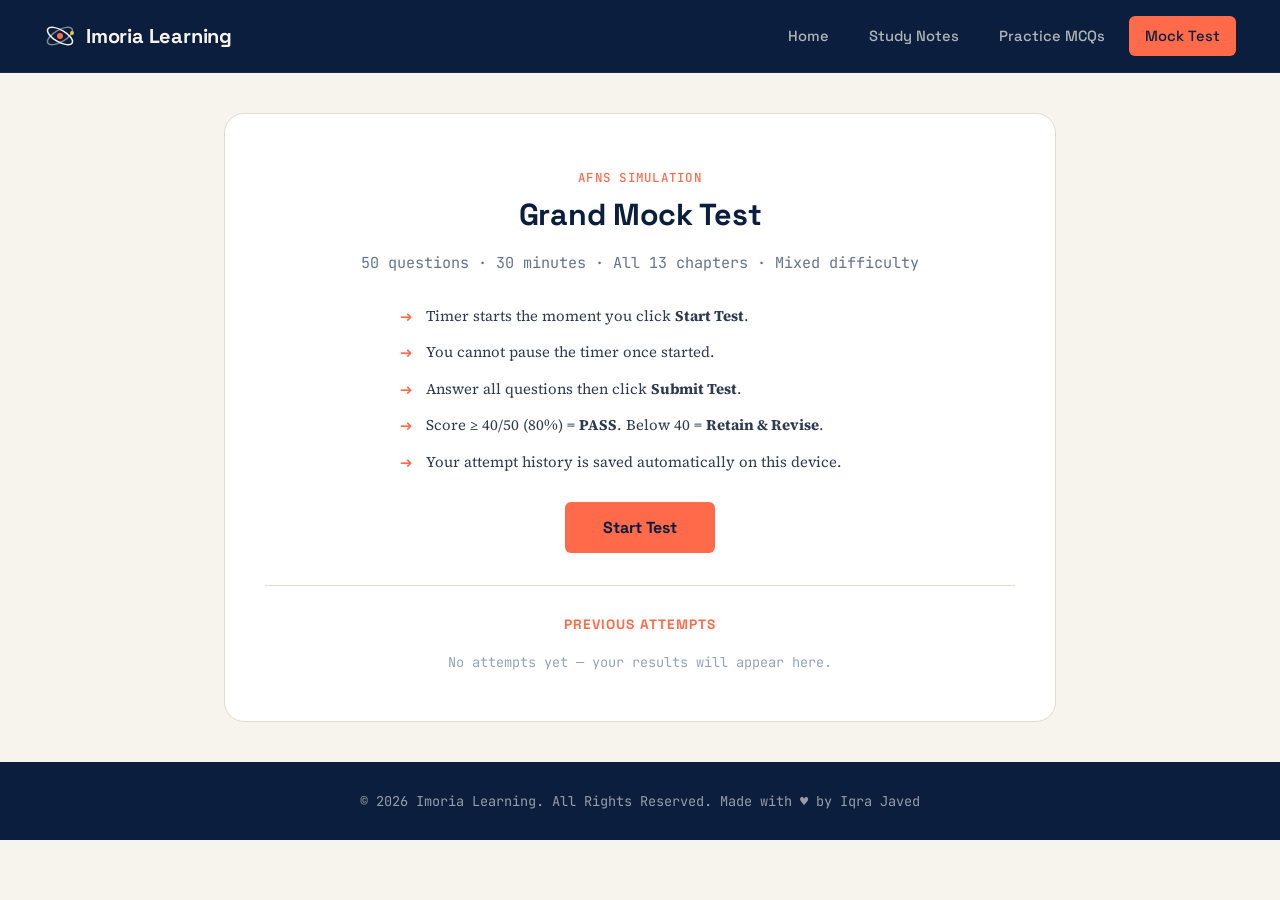
<file: practice-test.html>
<!DOCTYPE html>
<html lang="en">
<head>
<meta charset="UTF-8">
<meta name="viewport" content="width=device-width, initial-scale=1.0">
<title>Grand Mock Test | Imoria Learning</title>
<link rel="stylesheet" href="style.css">
</head>
<body>

<header class="site-header">
    <div class="header-container">
        <a href="index.html" class="logo">
            <svg class="logo-orbit" viewBox="0 0 32 32" fill="none" xmlns="http://www.w3.org/2000/svg">
                <circle cx="16" cy="16" r="3" fill="#FF6B4A"/>
                <ellipse cx="16" cy="16" rx="14" ry="6" stroke="#F7F4ED" stroke-width="1.5" fill="none" transform="rotate(30 16 16)"/>
                <ellipse cx="16" cy="16" rx="14" ry="6" stroke="#F7F4ED" stroke-width="1.5" fill="none" transform="rotate(-30 16 16)" opacity="0.5"/>
                <circle cx="28" cy="13" r="2" fill="#E8C547"/>
            </svg>
            <span class="logo-text">Imoria Learning</span>
        </a>
        <nav class="main-nav">
            <ul>
                <li><a href="index.html">Home</a></li>
                <li><a href="chemistry-notes.html">Study Notes</a></li>
                <li><a href="mcqs.html">Practice MCQs</a></li>
                <li><a href="practice-test.html" class="active">Mock Test</a></li>
            </ul>
        </nav>
    </div>
</header>

<main class="test-layout">

    <div id="test-intro" class="test-intro-panel">
        <span class="section-eyebrow">AFNS Simulation</span>
        <h1>Grand Mock Test</h1>
        <p>50 questions · 30 minutes · All 13 chapters · Mixed difficulty</p>
        <ul class="test-rules">
            <li>Timer starts the moment you click <strong>Start Test</strong>.</li>
            <li>You cannot pause the timer once started.</li>
            <li>Answer all questions then click <strong>Submit Test</strong>.</li>
            <li>Score ≥ 40/50 (80%) = <strong>PASS</strong>. Below 40 = <strong>Retain & Revise</strong>.</li>
            <li>Your attempt history is saved automatically on this device.</li>
        </ul>
        <button id="start-btn" class="start-test-btn" onclick="startTest()">Start Test</button>

        <div class="history-section">
            <h3>Previous Attempts</h3>
            <div class="history-list" id="mock-history-list">
                <p class="history-empty">No attempts yet — your results will appear here.</p>
            </div>
        </div>
    </div>

    <div id="test-area" class="test-area" style="display:none;">
        <div class="test-header-bar">
            <span class="test-progress" id="progress-text">0 of 50 answered</span>
            <span class="timer-display" id="timer-display">30:00</span>
        </div>

        <form id="mock-test-form">

            <div class="question-block">
                <p class="question-text">1. The e/m ratio of cathode rays is:</p>
                <label class="option-label"><input type="radio" name="mq1" value="incorrect"> Different for every gas used in the tube</label>
                <label class="option-label"><input type="radio" name="mq1" value="correct"> Constant regardless of the gas or electrode material</label>
                <label class="option-label"><input type="radio" name="mq1" value="incorrect"> Equal to the e/m ratio of canal rays</label>
                <label class="option-label"><input type="radio" name="mq1" value="incorrect"> Zero because electrons have no mass</label>
            </div>

            <div class="question-block">
                <p class="question-text">2. Millikan's oil drop experiment determined:</p>
                <label class="option-label"><input type="radio" name="mq2" value="incorrect"> The e/m ratio of the proton</label>
                <label class="option-label"><input type="radio" name="mq2" value="incorrect"> The mass of the neutron</label>
                <label class="option-label"><input type="radio" name="mq2" value="correct"> The charge on the electron (−1.6 × 10⁻¹⁹ C)</label>
                <label class="option-label"><input type="radio" name="mq2" value="incorrect"> The radius of the atomic nucleus</label>
            </div>

            <div class="question-block">
                <p class="question-text">3. The proton was named after identification as the lightest positive particle from which gas?</p>
                <label class="option-label"><input type="radio" name="mq3" value="incorrect"> Helium</label>
                <label class="option-label"><input type="radio" name="mq3" value="incorrect"> Oxygen</label>
                <label class="option-label"><input type="radio" name="mq3" value="correct"> Hydrogen</label>
                <label class="option-label"><input type="radio" name="mq3" value="incorrect"> Nitrogen</label>
            </div>

            <div class="question-block">
                <p class="question-text">4. Which particle has a mass slightly GREATER than that of a proton?</p>
                <label class="option-label"><input type="radio" name="mq4" value="incorrect"> Electron</label>
                <label class="option-label"><input type="radio" name="mq4" value="incorrect"> Alpha particle</label>
                <label class="option-label"><input type="radio" name="mq4" value="correct"> Neutron</label>
                <label class="option-label"><input type="radio" name="mq4" value="incorrect"> Positron</label>
            </div>

            <div class="question-block">
                <p class="question-text">5. In Chadwick's experiment, the radiation emitted was identified as neutrons because it:</p>
                <label class="option-label"><input type="radio" name="mq5" value="incorrect"> Was deflected strongly by a magnetic field</label>
                <label class="option-label"><input type="radio" name="mq5" value="correct"> Was highly penetrating, not deflected by fields, and knocked protons from paraffin wax</label>
                <label class="option-label"><input type="radio" name="mq5" value="incorrect"> Produced visible fluorescence on a ZnS screen</label>
                <label class="option-label"><input type="radio" name="mq5" value="incorrect"> Had the same e/m ratio as cathode rays</label>
            </div>

            <div class="question-block">
                <p class="question-text">6. The property of cathode rays that proves they possess MASS is:</p>
                <label class="option-label"><input type="radio" name="mq6" value="incorrect"> Causing fluorescence on a ZnS screen</label>
                <label class="option-label"><input type="radio" name="mq6" value="incorrect"> Deflection toward the positive plate</label>
                <label class="option-label"><input type="radio" name="mq6" value="correct"> Rotating a small paddle wheel placed in their path</label>
                <label class="option-label"><input type="radio" name="mq6" value="incorrect"> Traveling in straight lines</label>
            </div>

            <div class="question-block">
                <p class="question-text">7. In Rutherford's experiment, ~1 in 8000 alpha particles bounced back. This directly proved:</p>
                <label class="option-label"><input type="radio" name="mq7" value="incorrect"> The atom is a solid sphere of positive charge</label>
                <label class="option-label"><input type="radio" name="mq7" value="correct"> The nucleus is small, dense, and positively charged</label>
                <label class="option-label"><input type="radio" name="mq7" value="incorrect"> Electrons repel alpha particles</label>
                <label class="option-label"><input type="radio" name="mq7" value="incorrect"> The atom contains no neutral particles</label>
            </div>

            <div class="question-block">
                <p class="question-text">8. The major defect of Rutherford's model that Bohr's third postulate directly resolves is:</p>
                <label class="option-label"><input type="radio" name="mq8" value="incorrect"> Failure to explain the position of neutrons</label>
                <label class="option-label"><input type="radio" name="mq8" value="correct"> Classical theory predicts an orbiting electron should radiate energy and spiral into the nucleus</label>
                <label class="option-label"><input type="radio" name="mq8" value="incorrect"> The model could not predict atomic mass</label>
                <label class="option-label"><input type="radio" name="mq8" value="incorrect"> The model did not account for isotopes</label>
            </div>

            <div class="question-block">
                <p class="question-text">9. According to Bohr's model, the angular momentum of an electron in the nth orbit is:</p>
                <label class="option-label"><input type="radio" name="mq9" value="incorrect"> mvr = h/2π</label>
                <label class="option-label"><input type="radio" name="mq9" value="correct"> mvr = nh/2π</label>
                <label class="option-label"><input type="radio" name="mq9" value="incorrect"> mvr = nhν</label>
                <label class="option-label"><input type="radio" name="mq9" value="incorrect"> mvr = n²h</label>
            </div>

            <div class="question-block">
                <p class="question-text">10. The energy of an electron in the n=3 orbit of a hydrogen atom is:</p>
                <label class="option-label"><input type="radio" name="mq10" value="incorrect"> −13.6 eV</label>
                <label class="option-label"><input type="radio" name="mq10" value="incorrect"> −3.4 eV</label>
                <label class="option-label"><input type="radio" name="mq10" value="correct"> −1.51 eV</label>
                <label class="option-label"><input type="radio" name="mq10" value="incorrect"> −0.85 eV</label>
            </div>

            <div class="question-block">
                <p class="question-text">11. The Balmer series of hydrogen spectrum lines lies in which region?</p>
                <label class="option-label"><input type="radio" name="mq11" value="incorrect"> Ultraviolet</label>
                <label class="option-label"><input type="radio" name="mq11" value="correct"> Visible</label>
                <label class="option-label"><input type="radio" name="mq11" value="incorrect"> Infrared</label>
                <label class="option-label"><input type="radio" name="mq11" value="incorrect"> Microwave</label>
            </div>

            <div class="question-block">
                <p class="question-text">12. Bohr's theory fails for multi-electron atoms because:</p>
                <label class="option-label"><input type="radio" name="mq12" value="incorrect"> It uses circular orbits which are geometrically incorrect</label>
                <label class="option-label"><input type="radio" name="mq12" value="correct"> It cannot account for electron-electron repulsions in multi-electron systems</label>
                <label class="option-label"><input type="radio" name="mq12" value="incorrect"> It assumes electrons have no mass</label>
                <label class="option-label"><input type="radio" name="mq12" value="incorrect"> It ignores the nucleus entirely</label>
            </div>

            <div class="question-block">
                <p class="question-text">13. E = hc/λ implies that a photon with wavelength 200 nm has ________ energy than a photon with wavelength 600 nm.</p>
                <label class="option-label"><input type="radio" name="mq13" value="correct"> Higher (shorter λ = higher E)</label>
                <label class="option-label"><input type="radio" name="mq13" value="incorrect"> Lower (shorter λ = lower E)</label>
                <label class="option-label"><input type="radio" name="mq13" value="incorrect"> Equal energy regardless of wavelength</label>
                <label class="option-label"><input type="radio" name="mq13" value="incorrect"> Three times lower energy</label>
            </div>

            <div class="question-block">
                <p class="question-text">14. Planck's constant (h) has units of:</p>
                <label class="option-label"><input type="radio" name="mq14" value="incorrect"> J/s</label>
                <label class="option-label"><input type="radio" name="mq14" value="correct"> J·s</label>
                <label class="option-label"><input type="radio" name="mq14" value="incorrect"> J·m</label>
                <label class="option-label"><input type="radio" name="mq14" value="incorrect"> kg·m/s</label>
            </div>

            <div class="question-block">
                <p class="question-text">15. X-rays are produced when:</p>
                <label class="option-label"><input type="radio" name="mq15" value="incorrect"> Canal rays strike a glass surface</label>
                <label class="option-label"><input type="radio" name="mq15" value="correct"> High-speed electrons (cathode rays) strike a heavy metal target</label>
                <label class="option-label"><input type="radio" name="mq15" value="incorrect"> Alpha particles bombard beryllium</label>
                <label class="option-label"><input type="radio" name="mq15" value="incorrect"> Neutrons interact with protons in the nucleus</label>
            </div>

            <div class="question-block">
                <p class="question-text">16. Moseley's Law √ν = a(Z − b) established that the correct basis for ordering elements is:</p>
                <label class="option-label"><input type="radio" name="mq16" value="incorrect"> Atomic mass</label>
                <label class="option-label"><input type="radio" name="mq16" value="correct"> Atomic number (Z)</label>
                <label class="option-label"><input type="radio" name="mq16" value="incorrect"> Number of neutrons</label>
                <label class="option-label"><input type="radio" name="mq16" value="incorrect"> Electron configuration alone</label>
            </div>

            <div class="question-block">
                <p class="question-text">17. For n=3, the possible values of the azimuthal quantum number l are:</p>
                <label class="option-label"><input type="radio" name="mq17" value="incorrect"> 0 only</label>
                <label class="option-label"><input type="radio" name="mq17" value="incorrect"> 0 and 1</label>
                <label class="option-label"><input type="radio" name="mq17" value="correct"> 0, 1, and 2</label>
                <label class="option-label"><input type="radio" name="mq17" value="incorrect"> 0, 1, 2, and 3</label>
            </div>

            <div class="question-block">
                <p class="question-text">18. The maximum number of electrons in the shell n=4 is:</p>
                <label class="option-label"><input type="radio" name="mq18" value="incorrect"> 8</label>
                <label class="option-label"><input type="radio" name="mq18" value="incorrect"> 18</label>
                <label class="option-label"><input type="radio" name="mq18" value="correct"> 32</label>
                <label class="option-label"><input type="radio" name="mq18" value="incorrect"> 50</label>
            </div>

            <div class="question-block">
                <p class="question-text">19. The quantum number that describes the ORIENTATION of an orbital in space is:</p>
                <label class="option-label"><input type="radio" name="mq19" value="incorrect"> n</label>
                <label class="option-label"><input type="radio" name="mq19" value="incorrect"> l</label>
                <label class="option-label"><input type="radio" name="mq19" value="correct"> m (magnetic quantum number)</label>
                <label class="option-label"><input type="radio" name="mq19" value="incorrect"> s (spin quantum number)</label>
            </div>

            <div class="question-block">
                <p class="question-text">20. Which quantum number set is IMPOSSIBLE?</p>
                <label class="option-label"><input type="radio" name="mq20" value="incorrect"> n=3, l=2, m=−2, s=+½</label>
                <label class="option-label"><input type="radio" name="mq20" value="correct"> n=2, l=2, m=0, s=−½ (l cannot equal n)</label>
                <label class="option-label"><input type="radio" name="mq20" value="incorrect"> n=4, l=3, m=+3, s=+½</label>
                <label class="option-label"><input type="radio" name="mq20" value="incorrect"> n=1, l=0, m=0, s=−½</label>
            </div>

            <div class="question-block">
                <p class="question-text">21. The Aufbau principle states electrons fill into orbitals in order of:</p>
                <label class="option-label"><input type="radio" name="mq21" value="incorrect"> Decreasing principal quantum number</label>
                <label class="option-label"><input type="radio" name="mq21" value="correct"> Increasing orbital energy (lowest energy first)</label>
                <label class="option-label"><input type="radio" name="mq21" value="incorrect"> Alphabetical subshell order</label>
                <label class="option-label"><input type="radio" name="mq21" value="incorrect"> Decreasing atomic radius</label>
            </div>

            <div class="question-block">
                <p class="question-text">22. According to the (n+l) rule, 4s fills before 3d because:</p>
                <label class="option-label"><input type="radio" name="mq22" value="correct"> 4s has n+l = 4, while 3d has n+l = 5 (lower sum fills first)</label>
                <label class="option-label"><input type="radio" name="mq22" value="incorrect"> 4 > 3 so the fourth shell always fills before the third</label>
                <label class="option-label"><input type="radio" name="mq22" value="incorrect"> s orbitals always fill before d orbitals regardless of n</label>
                <label class="option-label"><input type="radio" name="mq22" value="incorrect"> 3d is not a real subshell in light elements</label>
            </div>

            <div class="question-block">
                <p class="question-text">23. The actual electronic configuration of Cr (Z=24) is [Ar] 3d⁵ 4s¹ instead of [Ar] 3d⁴ 4s² because:</p>
                <label class="option-label"><input type="radio" name="mq23" value="incorrect"> The Aufbau principle does not apply to transition metals</label>
                <label class="option-label"><input type="radio" name="mq23" value="correct"> A half-filled d⁵ configuration has extra stability from symmetry and exchange energy</label>
                <label class="option-label"><input type="radio" name="mq23" value="incorrect"> 3d orbitals are lower in energy than 4s for all transition metals</label>
                <label class="option-label"><input type="radio" name="mq23" value="incorrect"> Chromium has an odd atomic number requiring a half-filled d</label>
            </div>

            <div class="question-block">
                <p class="question-text">24. When Fe (Z=26) forms Fe²⁺, which electrons are removed first?</p>
                <label class="option-label"><input type="radio" name="mq24" value="incorrect"> 3d electrons</label>
                <label class="option-label"><input type="radio" name="mq24" value="correct"> 4s electrons</label>
                <label class="option-label"><input type="radio" name="mq24" value="incorrect"> 3p electrons</label>
                <label class="option-label"><input type="radio" name="mq24" value="incorrect"> The two highest-energy 3d electrons</label>
            </div>

            <div class="question-block">
                <p class="question-text">25. Hund's Rule requires that electrons in degenerate orbitals:</p>
                <label class="option-label"><input type="radio" name="mq25" value="incorrect"> Pair up immediately in the lowest-m orbital</label>
                <label class="option-label"><input type="radio" name="mq25" value="correct"> Occupy separate orbitals singly with parallel spins before any pairing occurs</label>
                <label class="option-label"><input type="radio" name="mq25" value="incorrect"> Always alternate spin direction orbital by orbital</label>
                <label class="option-label"><input type="radio" name="mq25" value="incorrect"> Fill from highest m to lowest m</label>
            </div>

            <div class="question-block">
                <p class="question-text">26. The Modern Periodic Law is based on the work of:</p>
                <label class="option-label"><input type="radio" name="mq26" value="incorrect"> Mendeleev (atomic mass ordering)</label>
                <label class="option-label"><input type="radio" name="mq26" value="correct"> Moseley (atomic number as the fundamental property)</label>
                <label class="option-label"><input type="radio" name="mq26" value="incorrect"> Bohr (energy levels)</label>
                <label class="option-label"><input type="radio" name="mq26" value="incorrect"> Thomson (electron discovery)</label>
            </div>

            <div class="question-block">
                <p class="question-text">27. The effective nuclear charge (Zeff) is given by:</p>
                <label class="option-label"><input type="radio" name="mq27" value="incorrect"> Zeff = Z + S</label>
                <label class="option-label"><input type="radio" name="mq27" value="correct"> Zeff = Z − S</label>
                <label class="option-label"><input type="radio" name="mq27" value="incorrect"> Zeff = Z × S</label>
                <label class="option-label"><input type="radio" name="mq27" value="incorrect"> Zeff = S − Z</label>
            </div>

            <div class="question-block">
                <p class="question-text">28. Across Period 3, shielding stays ~constant while Z increases. The net effect is that Zeff:</p>
                <label class="option-label"><input type="radio" name="mq28" value="correct"> Increases, making atomic size decrease and ionization energy increase</label>
                <label class="option-label"><input type="radio" name="mq28" value="incorrect"> Decreases, making atomic size increase</label>
                <label class="option-label"><input type="radio" name="mq28" value="incorrect"> Stays constant so no periodic trends appear</label>
                <label class="option-label"><input type="radio" name="mq28" value="incorrect"> Decreases then increases mid-period</label>
            </div>

            <div class="question-block">
                <p class="question-text">29. Why is IE(Be) > IE(B) even though B has a higher atomic number?</p>
                <label class="option-label"><input type="radio" name="mq29" value="incorrect"> Be has more neutrons that stabilize the nucleus</label>
                <label class="option-label"><input type="radio" name="mq29" value="correct"> Be has a stable fully-filled 2s²; B loses a higher-energy 2p electron which is easier to remove</label>
                <label class="option-label"><input type="radio" name="mq29" value="incorrect"> B is larger than Be making its electrons easier to lose</label>
                <label class="option-label"><input type="radio" name="mq29" value="incorrect"> This is not a real exception; IE(B) is always greater than IE(Be)</label>
            </div>

            <div class="question-block">
                <p class="question-text">30. Why is IE(N) > IE(O)?</p>
                <label class="option-label"><input type="radio" name="mq30" value="incorrect"> N has more protons than O</label>
                <label class="option-label"><input type="radio" name="mq30" value="correct"> N has an extra-stable half-filled 2p³; in O, one paired 2p⁴ electron is easier to remove due to repulsion</label>
                <label class="option-label"><input type="radio" name="mq30" value="incorrect"> O has a larger atomic radius than N</label>
                <label class="option-label"><input type="radio" name="mq30" value="incorrect"> This exception applies only in the gas phase</label>
            </div>

            <div class="question-block">
                <p class="question-text">31. The electron affinity of Cl is MORE negative than that of F because:</p>
                <label class="option-label"><input type="radio" name="mq31" value="incorrect"> Cl has lower electronegativity than F</label>
                <label class="option-label"><input type="radio" name="mq31" value="correct"> F's very small 2p orbitals create high electron-electron repulsion when a new electron is added</label>
                <label class="option-label"><input type="radio" name="mq31" value="incorrect"> Cl has a higher nuclear charge than F</label>
                <label class="option-label"><input type="radio" name="mq31" value="incorrect"> F does not accept electrons at all</label>
            </div>

            <div class="question-block">
                <p class="question-text">32. The most electronegative element on the Pauling scale is:</p>
                <label class="option-label"><input type="radio" name="mq32" value="incorrect"> Oxygen (3.5)</label>
                <label class="option-label"><input type="radio" name="mq32" value="incorrect"> Chlorine (3.0)</label>
                <label class="option-label"><input type="radio" name="mq32" value="correct"> Fluorine (4.0)</label>
                <label class="option-label"><input type="radio" name="mq32" value="incorrect"> Nitrogen (3.0)</label>
            </div>

            <div class="question-block">
                <p class="question-text">33. Metallic character increases down a group because:</p>
                <label class="option-label"><input type="radio" name="mq33" value="incorrect"> More protons make it easier to lose electrons</label>
                <label class="option-label"><input type="radio" name="mq33" value="correct"> Increased atomic size and shielding lower ionization energy, making electron loss easier</label>
                <label class="option-label"><input type="radio" name="mq33" value="incorrect"> Electronegativity increases down a group</label>
                <label class="option-label"><input type="radio" name="mq33" value="incorrect"> More neutrons stabilize the atom against electron loss</label>
            </div>

            <div class="question-block">
                <p class="question-text">34. Atomic radius decreases across a period because:</p>
                <label class="option-label"><input type="radio" name="mq34" value="incorrect"> New electron shells are added</label>
                <label class="option-label"><input type="radio" name="mq34" value="correct"> Increasing Zeff (constant shielding, increasing Z) pulls the electron cloud closer to the nucleus</label>
                <label class="option-label"><input type="radio" name="mq34" value="incorrect"> Electrons are removed from outer shells</label>
                <label class="option-label"><input type="radio" name="mq34" value="incorrect"> Neutrons compress the nucleus</label>
            </div>

            <div class="question-block">
                <p class="question-text">35. A cation is always ________ its parent neutral atom.</p>
                <label class="option-label"><input type="radio" name="mq35" value="incorrect"> Larger than</label>
                <label class="option-label"><input type="radio" name="mq35" value="correct"> Smaller than</label>
                <label class="option-label"><input type="radio" name="mq35" value="incorrect"> The same size as</label>
                <label class="option-label"><input type="radio" name="mq35" value="incorrect"> Larger than if it is a transition metal</label>
            </div>

            <div class="question-block">
                <p class="question-text">36. Among the isoelectronic series O²⁻, F⁻, Na⁺, Mg²⁺ (all 10 electrons), which has the SMALLEST radius?</p>
                <label class="option-label"><input type="radio" name="mq36" value="incorrect"> O²⁻ (Z=8)</label>
                <label class="option-label"><input type="radio" name="mq36" value="incorrect"> F⁻ (Z=9)</label>
                <label class="option-label"><input type="radio" name="mq36" value="incorrect"> Na⁺ (Z=11)</label>
                <label class="option-label"><input type="radio" name="mq36" value="correct"> Mg²⁺ (Z=12, highest nuclear charge pulls electrons most tightly)</label>
            </div>

            <div class="question-block">
                <p class="question-text">37. The Lyman series corresponds to transitions ending at n=1, placing it in the:</p>
                <label class="option-label"><input type="radio" name="mq37" value="correct"> Ultraviolet region</label>
                <label class="option-label"><input type="radio" name="mq37" value="incorrect"> Visible region</label>
                <label class="option-label"><input type="radio" name="mq37" value="incorrect"> Infrared region</label>
                <label class="option-label"><input type="radio" name="mq37" value="incorrect"> Microwave region</label>
            </div>

            <div class="question-block">
                <p class="question-text">38. The number of orbitals in a d subshell (l=2) is:</p>
                <label class="option-label"><input type="radio" name="mq38" value="incorrect"> 3</label>
                <label class="option-label"><input type="radio" name="mq38" value="correct"> 5</label>
                <label class="option-label"><input type="radio" name="mq38" value="incorrect"> 7</label>
                <label class="option-label"><input type="radio" name="mq38" value="incorrect"> 10</label>
            </div>

            <div class="question-block">
                <p class="question-text">39. The canal rays' e/m ratio is different for different gases because:</p>
                <label class="option-label"><input type="radio" name="mq39" value="incorrect"> Canal rays are electromagnetic waves not affected by charge</label>
                <label class="option-label"><input type="radio" name="mq39" value="correct"> Canal rays are positive ions of the gas used; heavier gas atoms produce heavier ions with smaller e/m</label>
                <label class="option-label"><input type="radio" name="mq39" value="incorrect"> The anode material changes the charge on canal rays</label>
                <label class="option-label"><input type="radio" name="mq39" value="incorrect"> The discharge voltage affects only canal rays</label>
            </div>

            <div class="question-block">
                <p class="question-text">40. Pauli's Exclusion Principle states that no two electrons in an atom can have:</p>
                <label class="option-label"><input type="radio" name="mq40" value="incorrect"> The same spin quantum number</label>
                <label class="option-label"><input type="radio" name="mq40" value="incorrect"> The same principal quantum number</label>
                <label class="option-label"><input type="radio" name="mq40" value="correct"> An identical set of all four quantum numbers</label>
                <label class="option-label"><input type="radio" name="mq40" value="incorrect"> The same magnetic quantum number</label>
            </div>

            <div class="question-block">
                <p class="question-text">41. X-rays are NOT deflected by electric or magnetic fields because they are:</p>
                <label class="option-label"><input type="radio" name="mq41" value="incorrect"> Too massive to be deflected</label>
                <label class="option-label"><input type="radio" name="mq41" value="incorrect"> Positively charged radiation</label>
                <label class="option-label"><input type="radio" name="mq41" value="correct"> Neutral electromagnetic radiation with no charge</label>
                <label class="option-label"><input type="radio" name="mq41" value="incorrect"> Moving at speeds slower than light</label>
            </div>

            <div class="question-block">
                <p class="question-text">42. The electronic configuration of Cu (Z=29) is [Ar] 3d¹⁰ 4s¹ rather than [Ar] 3d⁹ 4s² because:</p>
                <label class="option-label"><input type="radio" name="mq42" value="incorrect"> The Aufbau principle does not apply at Z=29</label>
                <label class="option-label"><input type="radio" name="mq42" value="correct"> A completely filled d¹⁰ subshell has extra stability from symmetry and exchange energy</label>
                <label class="option-label"><input type="radio" name="mq42" value="incorrect"> The 4s orbital is always emptied before 3d in copper</label>
                <label class="option-label"><input type="radio" name="mq42" value="incorrect"> Copper has an even atomic number forcing d¹⁰</label>
            </div>

            <div class="question-block">
                <p class="question-text">43. For hydrogen, rₙ = 0.529 × n² Å. For n=3, the radius is:</p>
                <label class="option-label"><input type="radio" name="mq43" value="incorrect"> 0.529 Å</label>
                <label class="option-label"><input type="radio" name="mq43" value="incorrect"> 1.058 Å</label>
                <label class="option-label"><input type="radio" name="mq43" value="correct"> 4.761 Å</label>
                <label class="option-label"><input type="radio" name="mq43" value="incorrect"> 2.116 Å</label>
            </div>

            <div class="question-block">
                <p class="question-text">44. The energy required to completely remove an electron from hydrogen in the ground state (n=1) is:</p>
                <label class="option-label"><input type="radio" name="mq44" value="incorrect"> 3.4 eV</label>
                <label class="option-label"><input type="radio" name="mq44" value="correct"> 13.6 eV</label>
                <label class="option-label"><input type="radio" name="mq44" value="incorrect"> 1.51 eV</label>
                <label class="option-label"><input type="radio" name="mq44" value="incorrect"> 0.85 eV</label>
            </div>

            <div class="question-block">
                <p class="question-text">45. The Period 3 IE exceptions analogous to Be>B and N>O in Period 2 are:</p>
                <label class="option-label"><input type="radio" name="mq45" value="incorrect"> Na>Mg and Si>P</label>
                <label class="option-label"><input type="radio" name="mq45" value="correct"> Mg>Al and P>S</label>
                <label class="option-label"><input type="radio" name="mq45" value="incorrect"> Al>Si and S>Cl</label>
                <label class="option-label"><input type="radio" name="mq45" value="incorrect"> Si>Al and Cl>S</label>
            </div>

            <div class="question-block">
                <p class="question-text">46. An element has IE₁=496, IE₂=4562, IE₃=6910 kJ/mol. The large jump between IE₁ and IE₂ indicates:</p>
                <label class="option-label"><input type="radio" name="mq46" value="correct"> 1 valence electron (Group 1 element — the next electron is removed from an inner shell)</label>
                <label class="option-label"><input type="radio" name="mq46" value="incorrect"> 2 valence electrons</label>
                <label class="option-label"><input type="radio" name="mq46" value="incorrect"> 3 valence electrons</label>
                <label class="option-label"><input type="radio" name="mq46" value="incorrect"> 7 valence electrons</label>
            </div>

            <div class="question-block">
                <p class="question-text">47. Which correctly ranks atomic radii in DECREASING order across Period 2?</p>
                <label class="option-label"><input type="radio" name="mq47" value="incorrect"> F > O > N > C</label>
                <label class="option-label"><input type="radio" name="mq47" value="incorrect"> C > N > F > O</label>
                <label class="option-label"><input type="radio" name="mq47" value="correct"> C > N > O > F (radius decreases across Period 2 left to right)</label>
                <label class="option-label"><input type="radio" name="mq47" value="incorrect"> N > C > O > F</label>
            </div>

            <div class="question-block">
                <p class="question-text">48. Among the isoelectronic series N³⁻, O²⁻, F⁻, Na⁺, Mg²⁺, Al³⁺ (all 10 electrons), which has the LARGEST radius?</p>
                <label class="option-label"><input type="radio" name="mq48" value="correct"> N³⁻ (Z=7, lowest nuclear charge)</label>
                <label class="option-label"><input type="radio" name="mq48" value="incorrect"> F⁻ (Z=9)</label>
                <label class="option-label"><input type="radio" name="mq48" value="incorrect"> Na⁺ (Z=11)</label>
                <label class="option-label"><input type="radio" name="mq48" value="incorrect"> Al³⁺ (Z=13, highest nuclear charge)</label>
            </div>

            <div class="question-block">
                <p class="question-text">49. The shielding constant (S) in Zeff = Z − S represents:</p>
                <label class="option-label"><input type="radio" name="mq49" value="incorrect"> The number of valence electrons</label>
                <label class="option-label"><input type="radio" name="mq49" value="correct"> The extent to which inner-shell electrons reduce the nuclear charge felt by valence electrons</label>
                <label class="option-label"><input type="radio" name="mq49" value="incorrect"> The total number of protons minus neutrons</label>
                <label class="option-label"><input type="radio" name="mq49" value="incorrect"> The spin quantum number averaged over all electrons</label>
            </div>

            <div class="question-block">
                <p class="question-text">50. Which statement BEST summarizes the master periodic trend connecting all four properties?</p>
                <label class="option-label"><input type="radio" name="mq50" value="incorrect"> All four properties increase across a period and decrease down a group</label>
                <label class="option-label"><input type="radio" name="mq50" value="incorrect"> All four properties decrease across a period and increase down a group</label>
                <label class="option-label"><input type="radio" name="mq50" value="correct"> Across a period, Zeff increases → radius & metallic character decrease while IE & EN increase; down a group, shielding increases → radius & metallic character increase while IE & EN decrease</label>
                <label class="option-label"><input type="radio" name="mq50" value="incorrect"> These four properties are unrelated and follow independent random trends</label>
            </div>

            <button type="button" class="submit-test-btn" onclick="submitTest()">Submit Test</button>
        </form>
    </div>

    <div id="result-panel" class="result-panel" style="display:none;">
        <h2 id="result-title"></h2>
        <div class="score-display">
            <span id="score-value"></span>
            <span class="score-label">out of 50</span>
        </div>
        <p id="result-percentage"></p>
        <p id="result-verdict" class="verdict-text"></p>
        <div id="result-breakdown" class="result-breakdown"></div>
        <div class="result-actions">
            <button onclick="restartTest()" class="restart-btn">Try Again</button>
            <a href="mcqs.html" class="secondary-btn">Review Chapter MCQs</a>
        </div>
    </div>

</main>

<footer class="site-footer">
    <p>&copy; 2026 Imoria Learning. All Rights Reserved. Made with ♥ by Iqra Javed</p>
</footer>

<script src="main.js"></script>

</body>
</html>
</file>
<file: style.css>
/* =====================================================
   IMORIA LEARNING — DESIGN SYSTEM
   Theme: Atomic structure / orbital shells
   ===================================================== */

@import url('https://fonts.googleapis.com/css2?family=Space+Grotesk:wght@400;500;600;700;800&family=Source+Serif+4:opsz,wght@8..60,400;8..60,500;8..60,600&family=JetBrains+Mono:wght@400;500;700&display=swap');

:root {
    /* Color tokens */
    --navy: #0B1E3D;
    --parchment: #F7F4ED;
    --parchment-deep: #EFE9DB;
    --orbital-orange: #FF6B4A;
    --orbital-orange-dim: #FFE4DC;
    --electron-green: #1F8A70;
    --electron-green-dim: #E1F3EE;
    --slate-ink: #2D3A4F;
    --quantum-gold: #E8C547;
    --error-red: #C0392B;
    --error-red-dim: #FBEAE8;
    --border-soft: #E2DCCB;

    /* Type */
    --font-display: 'Space Grotesk', sans-serif;
    --font-body: 'Source Serif 4', serif;
    --font-mono: 'JetBrains Mono', monospace;

    /* Shadows */
    --shadow-card: 0 2px 12px rgba(11, 30, 61, 0.06);
    --shadow-card-hover: 0 8px 28px rgba(11, 30, 61, 0.12);

    /* Radii */
    --radius-sm: 6px;
    --radius-md: 12px;
    --radius-lg: 20px;
}

* {
    margin: 0;
    padding: 0;
    box-sizing: border-box;
}

html {
    scroll-behavior: smooth;
}

body {
    font-family: var(--font-body);
    background-color: var(--parchment);
    color: var(--slate-ink);
    line-height: 1.65;
    font-size: 17px;
}

a {
    text-decoration: none;
    color: inherit;
}

/* Visible keyboard focus throughout */
a:focus-visible,
button:focus-visible,
input:focus-visible {
    outline: 3px solid var(--orbital-orange);
    outline-offset: 2px;
}

@media (prefers-reduced-motion: reduce) {
    *, *::before, *::after {
        animation-duration: 0.01ms !important;
        animation-iteration-count: 1 !important;
        transition-duration: 0.01ms !important;
        scroll-behavior: auto !important;
    }
}

/* ===================== HEADER / NAV ===================== */
.site-header {
    background: var(--navy);
    position: sticky;
    top: 0;
    z-index: 100;
    border-bottom: 1px solid rgba(255,255,255,0.06);
}

.header-container {
    max-width: 1240px;
    margin: 0 auto;
    display: flex;
    justify-content: space-between;
    align-items: center;
    padding: 16px 24px;
}

.logo {
    display: flex;
    align-items: center;
    gap: 10px;
    font-family: var(--font-display);
    font-weight: 700;
    font-size: 1.25rem;
    color: var(--parchment);
    letter-spacing: -0.01em;
}

.logo-orbit {
    width: 32px;
    height: 32px;
    flex-shrink: 0;
}

.main-nav ul {
    display: flex;
    gap: 8px;
    list-style: none;
}

.main-nav a {
    font-family: var(--font-display);
    font-weight: 500;
    font-size: 0.92rem;
    color: rgba(247,244,237,0.7);
    padding: 8px 16px;
    border-radius: var(--radius-sm);
    transition: all 0.2s ease;
    display: block;
}

.main-nav a:hover {
    color: var(--parchment);
    background: rgba(255,255,255,0.06);
}

.main-nav a.active {
    color: var(--navy);
    background: var(--orbital-orange);
}

/* ===================== HERO ===================== */
.hero {
    background: var(--navy);
    color: var(--parchment);
    padding: 64px 24px 96px;
    position: relative;
    overflow: hidden;
}

.hero-container {
    max-width: 760px;
    margin: 0 auto;
    text-align: center;
    position: relative;
    z-index: 2;
}

.badge {
    display: inline-flex;
    align-items: center;
    gap: 8px;
    background: rgba(255,255,255,0.08);
    border: 1px solid rgba(255,255,255,0.12);
    padding: 6px 16px;
    border-radius: 30px;
    font-family: var(--font-mono);
    font-size: 0.78rem;
    font-weight: 500;
    letter-spacing: 0.06em;
    text-transform: uppercase;
    color: var(--quantum-gold);
    margin-bottom: 24px;
}

.hero h1 {
    font-family: var(--font-display);
    font-size: clamp(2.2rem, 5vw, 3.4rem);
    font-weight: 700;
    line-height: 1.1;
    letter-spacing: -0.02em;
    margin-bottom: 20px;
}

.hero h1 .accent {
    color: var(--orbital-orange);
}

.hero-subtitle {
    font-size: 1.08rem;
    color: rgba(247,244,237,0.75);
    max-width: 620px;
    margin: 0 auto;
}

/* Decorative orbital rings in hero background */
.hero-orbits {
    position: absolute;
    top: 50%;
    right: -120px;
    transform: translateY(-50%);
    width: 420px;
    height: 420px;
    z-index: 1;
    opacity: 0.35;
    pointer-events: none;
}

@media (max-width: 900px) {
    .hero-orbits { display: none; }
}

/* ===================== CARDS SECTION ===================== */
.cards-section {
    padding: 64px 24px;
    max-width: 1240px;
    margin: 0 auto;
}

.section-eyebrow {
    font-family: var(--font-mono);
    font-size: 0.78rem;
    font-weight: 500;
    letter-spacing: 0.1em;
    text-transform: uppercase;
    color: var(--orbital-orange);
    text-align: center;
    margin-bottom: 8px;
}

.section-title {
    font-family: var(--font-display);
    font-size: 1.9rem;
    font-weight: 700;
    text-align: center;
    color: var(--navy);
    margin-bottom: 44px;
    letter-spacing: -0.01em;
}

.cards-grid {
    display: grid;
    grid-template-columns: repeat(auto-fit, minmax(280px, 1fr));
    gap: 24px;
}

.dashboard-card {
    background: #ffffff;
    border-radius: var(--radius-lg);
    padding: 32px 28px;
    box-shadow: var(--shadow-card);
    border: 1px solid var(--border-soft);
    transition: transform 0.25s ease, box-shadow 0.25s ease;
    position: relative;
    overflow: hidden;
}

.dashboard-card:hover {
    transform: translateY(-4px);
    box-shadow: var(--shadow-card-hover);
}

.card-icon-ring {
    width: 56px;
    height: 56px;
    border-radius: 50%;
    display: flex;
    align-items: center;
    justify-content: center;
    font-size: 1.6rem;
    margin-bottom: 18px;
    background: var(--orbital-orange-dim);
    border: 2px solid var(--orbital-orange);
}

.dashboard-card h2 {
    font-family: var(--font-display);
    font-size: 1.25rem;
    font-weight: 700;
    margin-bottom: 10px;
    color: var(--navy);
}

.dashboard-card p {
    font-size: 0.95rem;
    color: #64748b;
    margin-bottom: 20px;
}

.card-progress {
    font-family: var(--font-mono);
    font-size: 0.78rem;
    font-weight: 500;
    color: var(--electron-green);
    margin-bottom: 14px;
    display: block;
}

.card-link {
    font-family: var(--font-display);
    font-weight: 700;
    color: var(--orbital-orange);
    font-size: 0.92rem;
    display: inline-flex;
    align-items: center;
    gap: 6px;
}

/* ===================== ATOM PROGRESS DASHBOARD ===================== */
.progress-section {
    background: #ffffff;
    padding: 64px 24px;
    border-top: 1px solid var(--border-soft);
    border-bottom: 1px solid var(--border-soft);
}

.progress-container {
    max-width: 1100px;
    margin: 0 auto;
    display: grid;
    grid-template-columns: 320px 1fr;
    gap: 56px;
    align-items: center;
}

@media (max-width: 800px) {
    .progress-container {
        grid-template-columns: 1fr;
        text-align: center;
    }
    .atom-diagram-wrap {
        margin: 0 auto;
    }
}

.atom-diagram-wrap {
    width: 280px;
    height: 280px;
    position: relative;
}

.atom-diagram-wrap svg {
    width: 100%;
    height: 100%;
}

.atom-center-label {
    position: absolute;
    top: 50%;
    left: 50%;
    transform: translate(-50%, -50%);
    text-align: center;
}

.atom-center-label .pct {
    font-family: var(--font-display);
    font-size: 2.4rem;
    font-weight: 800;
    color: var(--navy);
    display: block;
    line-height: 1;
}

.atom-center-label .lbl {
    font-family: var(--font-mono);
    font-size: 0.7rem;
    letter-spacing: 0.08em;
    text-transform: uppercase;
    color: #94a3b8;
}

.progress-stats h2 {
    font-family: var(--font-display);
    font-size: 1.7rem;
    font-weight: 700;
    color: var(--navy);
    margin-bottom: 8px;
}

.progress-stats > p {
    color: #64748b;
    font-size: 0.95rem;
    margin-bottom: 28px;
}

.stat-rows {
    display: flex;
    flex-direction: column;
    gap: 16px;
}

.stat-row {
    display: flex;
    align-items: center;
    gap: 16px;
}

.stat-row-label {
    font-family: var(--font-display);
    font-weight: 600;
    font-size: 0.9rem;
    color: var(--slate-ink);
    width: 140px;
    flex-shrink: 0;
}

.stat-bar-track {
    flex: 1;
    height: 10px;
    background: var(--parchment-deep);
    border-radius: 6px;
    overflow: hidden;
}

.stat-bar-fill {
    height: 100%;
    background: var(--orbital-orange);
    border-radius: 6px;
    transition: width 0.6s ease;
}

.stat-bar-fill.green { background: var(--electron-green); }
.stat-bar-fill.gold { background: var(--quantum-gold); }

.stat-row-value {
    font-family: var(--font-mono);
    font-size: 0.85rem;
    font-weight: 500;
    color: #64748b;
    width: 60px;
    text-align: right;
    flex-shrink: 0;
}

.reset-progress-btn {
    margin-top: 24px;
    font-family: var(--font-mono);
    font-size: 0.78rem;
    color: #94a3b8;
    background: none;
    border: 1px solid var(--border-soft);
    padding: 8px 16px;
    border-radius: var(--radius-sm);
    cursor: pointer;
    transition: all 0.2s ease;
}

.reset-progress-btn:hover {
    border-color: var(--error-red);
    color: var(--error-red);
}

/* ===================== INFO SECTION ===================== */
.info-section {
    padding: 64px 24px;
}

.info-container {
    max-width: 1100px;
    margin: 0 auto;
}

.info-grid {
    display: grid;
    grid-template-columns: repeat(auto-fit, minmax(240px, 1fr));
    gap: 32px;
}

.info-item {
    border-left: 3px solid var(--orbital-orange);
    padding-left: 20px;
}

.info-item h3 {
    font-family: var(--font-display);
    font-size: 1.05rem;
    font-weight: 700;
    margin-bottom: 8px;
    color: var(--navy);
}

.info-item p {
    font-size: 0.92rem;
    color: #64748b;
}

/* ===================== FOOTER ===================== */
.site-footer {
    background: var(--navy);
    color: rgba(247,244,237,0.6);
    text-align: center;
    padding: 28px 24px;
    font-size: 0.85rem;
    font-family: var(--font-mono);
}

/* ===================== NOTES PAGE LAYOUT ===================== */
.notes-layout {
    max-width: 1320px;
    margin: 0 auto;
    display: flex;
    gap: 32px;
    padding: 32px 24px;
}

.notes-sidebar {
    flex: 0 0 260px;
    background: #ffffff;
    border-radius: var(--radius-lg);
    padding: 22px;
    border: 1px solid var(--border-soft);
    height: fit-content;
    position: sticky;
    top: 88px;
}

.notes-sidebar h3 {
    font-family: var(--font-display);
    font-size: 0.85rem;
    font-weight: 700;
    letter-spacing: 0.08em;
    text-transform: uppercase;
    color: var(--orbital-orange);
    margin-bottom: 16px;
    padding-bottom: 12px;
    border-bottom: 1px solid var(--border-soft);
}

.notes-sidebar ul {
    list-style: none;
    display: flex;
    flex-direction: column;
    gap: 2px;
}

.notes-sidebar a {
    display: flex;
    align-items: center;
    gap: 10px;
    font-family: var(--font-display);
    font-size: 0.85rem;
    font-weight: 500;
    color: var(--slate-ink);
    padding: 9px 10px;
    border-radius: var(--radius-sm);
    transition: all 0.15s ease;
}

.notes-sidebar a:hover {
    background: var(--parchment-deep);
}

.notes-sidebar a.active {
    background: var(--orbital-orange-dim);
    color: var(--orbital-orange);
    font-weight: 700;
}

.sidebar-check {
    width: 16px;
    height: 16px;
    border-radius: 50%;
    border: 2px solid var(--border-soft);
    flex-shrink: 0;
    display: flex;
    align-items: center;
    justify-content: center;
    font-size: 0.6rem;
    transition: all 0.2s ease;
}

.sidebar-check.done {
    background: var(--electron-green);
    border-color: var(--electron-green);
    color: #fff;
}

.notes-content {
    flex: 1;
    min-width: 0;
}

.chapter-block {
    background: #ffffff;
    border-radius: var(--radius-lg);
    padding: 36px;
    margin-bottom: 24px;
    border: 1px solid var(--border-soft);
    scroll-margin-top: 96px;
}

.chapter-block-header {
    display: flex;
    justify-content: space-between;
    align-items: flex-start;
    gap: 16px;
    margin-bottom: 18px;
    padding-bottom: 14px;
    border-bottom: 2px solid var(--parchment-deep);
}

.chapter-block h2 {
    font-family: var(--font-display);
    font-size: 1.45rem;
    font-weight: 700;
    color: var(--navy);
    letter-spacing: -0.01em;
}

.mark-read-btn {
    font-family: var(--font-mono);
    font-size: 0.75rem;
    font-weight: 500;
    white-space: nowrap;
    padding: 8px 16px;
    border-radius: 30px;
    border: 1.5px solid var(--border-soft);
    background: #fff;
    color: #94a3b8;
    cursor: pointer;
    transition: all 0.2s ease;
    flex-shrink: 0;
}

.mark-read-btn:hover {
    border-color: var(--electron-green);
    color: var(--electron-green);
}

.mark-read-btn.is-read {
    background: var(--electron-green-dim);
    border-color: var(--electron-green);
    color: var(--electron-green);
}

.chapter-block h3 {
    font-family: var(--font-display);
    font-size: 1.05rem;
    font-weight: 700;
    color: var(--orbital-orange);
    margin: 24px 0 10px;
}

.chapter-block ul {
    list-style: none;
    display: flex;
    flex-direction: column;
    gap: 9px;
    padding-left: 4px;
}

.chapter-block ul li {
    font-size: 0.97rem;
    color: var(--slate-ink);
    padding-left: 20px;
    position: relative;
}

.chapter-block ul li::before {
    content: "○";
    position: absolute;
    left: 0;
    top: 2px;
    color: var(--orbital-orange);
    font-size: 0.7rem;
}

.chapter-block table {
    width: 100%;
    border-collapse: collapse;
    margin: 18px 0;
    font-size: 0.9rem;
    font-family: var(--font-body);
}

.chapter-block th,
.chapter-block td {
    border: 1px solid var(--border-soft);
    padding: 11px 16px;
    text-align: left;
}

.chapter-block th {
    background: var(--navy);
    color: var(--parchment);
    font-family: var(--font-display);
    font-weight: 600;
    font-size: 0.85rem;
}

.chapter-block tbody tr:nth-child(even) {
    background: var(--parchment);
}

.quick-revision-box {
    background: #FFFBEF;
    border: 1px solid var(--quantum-gold);
    border-left: 4px solid var(--quantum-gold);
    border-radius: var(--radius-md);
    padding: 20px 22px;
    margin: 22px 0;
}

.quick-revision-box h4 {
    font-family: var(--font-display);
    font-size: 0.85rem;
    font-weight: 700;
    letter-spacing: 0.05em;
    text-transform: uppercase;
    color: #B7791F;
    margin-bottom: 12px;
}

.quick-revision-box ul li {
    font-size: 0.9rem;
    color: var(--slate-ink);
}

.quick-revision-box ul li::before {
    content: "⚡";
    color: var(--quantum-gold);
    font-size: 0.75rem;
}

/* ===================== QUIZ PAGE (mcqs.html) ===================== */
.quiz-feed {
    max-width: 880px;
    margin: 0 auto;
    padding: 40px 24px;
}

.quiz-intro {
    text-align: center;
    margin-bottom: 40px;
}

.quiz-intro h1 {
    font-family: var(--font-display);
    font-size: 1.9rem;
    font-weight: 700;
    color: var(--navy);
    margin-bottom: 10px;
    letter-spacing: -0.01em;
}

.quiz-intro p {
    color: #64748b;
    font-size: 0.95rem;
}

.quiz-card {
    background: #ffffff;
    border-radius: var(--radius-lg);
    padding: 32px 36px;
    margin-bottom: 24px;
    border: 1px solid var(--border-soft);
    scroll-margin-top: 96px;
}

.quiz-card-header {
    display: flex;
    justify-content: space-between;
    align-items: center;
    gap: 16px;
    margin-bottom: 22px;
    padding-bottom: 14px;
    border-bottom: 2px solid var(--parchment-deep);
}

.quiz-card h2 {
    font-family: var(--font-display);
    font-size: 1.2rem;
    font-weight: 700;
    color: var(--navy);
}

.best-score-badge {
    font-family: var(--font-mono);
    font-size: 0.78rem;
    font-weight: 500;
    color: var(--electron-green);
    background: var(--electron-green-dim);
    padding: 6px 14px;
    border-radius: 30px;
    white-space: nowrap;
    flex-shrink: 0;
}

.best-score-badge.empty {
    color: #94a3b8;
    background: var(--parchment-deep);
}

.question-block {
    margin-bottom: 24px;
    padding-bottom: 20px;
    border-bottom: 1px solid var(--parchment-deep);
}

.question-block:last-of-type {
    border-bottom: none;
    margin-bottom: 0;
    padding-bottom: 0;
}

.question-text {
    font-family: var(--font-display);
    font-weight: 600;
    font-size: 0.97rem;
    color: var(--navy);
    margin-bottom: 12px;
}

.option-label {
    display: flex;
    align-items: flex-start;
    gap: 12px;
    font-size: 0.93rem;
    color: var(--slate-ink);
    padding: 10px 14px;
    border-radius: var(--radius-sm);
    margin-bottom: 4px;
    cursor: pointer;
    transition: background 0.15s ease;
    border: 1px solid transparent;
}

.option-label:hover {
    background: var(--parchment);
}

.option-label input[type="radio"] {
    margin-top: 3px;
    accent-color: var(--orbital-orange);
    cursor: pointer;
    flex-shrink: 0;
}

.option-label.correct-answer {
    background: var(--electron-green-dim);
    border-color: var(--electron-green);
    color: #1e7e4d;
    font-weight: 600;
}

.option-label.wrong-answer {
    background: var(--error-red-dim);
    border-color: var(--error-red);
    color: var(--error-red);
    font-weight: 600;
}

.check-btn {
    font-family: var(--font-display);
    background: var(--navy);
    color: var(--parchment);
    border: none;
    padding: 13px 30px;
    border-radius: var(--radius-sm);
    font-weight: 700;
    font-size: 0.95rem;
    cursor: pointer;
    margin-top: 12px;
    transition: background 0.2s ease;
}

.check-btn:hover {
    background: var(--orbital-orange);
    color: var(--navy);
}

.feedback {
    margin-top: 16px;
    font-family: var(--font-mono);
    font-weight: 500;
    font-size: 0.92rem;
    padding: 10px 0;
}

.feedback.pass { color: var(--electron-green); }
.feedback.fail { color: var(--error-red); }

/* ===================== MOCK TEST PAGE ===================== */
.test-layout {
    max-width: 880px;
    margin: 0 auto;
    padding: 40px 24px;
}

.test-intro-panel {
    background: #ffffff;
    border-radius: var(--radius-lg);
    padding: 48px 40px;
    text-align: center;
    border: 1px solid var(--border-soft);
}

.test-intro-panel h1 {
    font-family: var(--font-display);
    font-size: 1.9rem;
    font-weight: 700;
    color: var(--navy);
    margin-bottom: 10px;
    letter-spacing: -0.01em;
}

.test-intro-panel > p {
    color: #64748b;
    font-size: 0.95rem;
    margin-bottom: 28px;
    font-family: var(--font-mono);
}

.test-rules {
    list-style: none;
    text-align: left;
    max-width: 480px;
    margin: 0 auto 28px;
    display: flex;
    flex-direction: column;
    gap: 12px;
}

.test-rules li {
    font-size: 0.93rem;
    color: var(--slate-ink);
    padding-left: 26px;
    position: relative;
}

.test-rules li::before {
    content: "→";
    position: absolute;
    left: 0;
    color: var(--orbital-orange);
    font-weight: 800;
    font-family: var(--font-display);
}

.history-section {
    margin-top: 32px;
    padding-top: 28px;
    border-top: 1px solid var(--border-soft);
    text-align: left;
}

.history-section h3 {
    font-family: var(--font-display);
    font-size: 0.85rem;
    font-weight: 700;
    letter-spacing: 0.08em;
    text-transform: uppercase;
    color: var(--orbital-orange);
    margin-bottom: 14px;
    text-align: center;
}

.history-list {
    display: flex;
    flex-direction: column;
    gap: 8px;
}

.history-item {
    display: flex;
    justify-content: space-between;
    align-items: center;
    background: var(--parchment);
    border-radius: var(--radius-sm);
    padding: 10px 16px;
    font-family: var(--font-mono);
    font-size: 0.85rem;
}

.history-item .h-date { color: #94a3b8; }
.history-item .h-score { font-weight: 700; color: var(--navy); }
.history-item .h-verdict.pass { color: var(--electron-green); }
.history-item .h-verdict.fail { color: var(--error-red); }

.history-empty {
    text-align: center;
    color: #94a3b8;
    font-family: var(--font-mono);
    font-size: 0.85rem;
}

.start-test-btn,
.submit-test-btn,
.restart-btn {
    font-family: var(--font-display);
    background: var(--orbital-orange);
    color: var(--navy);
    border: none;
    padding: 15px 38px;
    border-radius: var(--radius-sm);
    font-weight: 700;
    font-size: 1rem;
    cursor: pointer;
    transition: all 0.2s ease;
}

.start-test-btn:hover,
.submit-test-btn:hover,
.restart-btn:hover {
    background: var(--navy);
    color: var(--parchment);
}

.submit-test-btn {
    width: 100%;
    margin-top: 24px;
}

.test-header-bar {
    position: sticky;
    top: 76px;
    z-index: 50;
    background: var(--navy);
    border-radius: var(--radius-md);
    padding: 14px 26px;
    display: flex;
    justify-content: space-between;
    align-items: center;
    margin-bottom: 18px;
    box-shadow: var(--shadow-card-hover);
}

.test-progress {
    font-family: var(--font-mono);
    font-weight: 500;
    color: var(--parchment);
    font-size: 0.85rem;
}

.timer-display {
    font-family: var(--font-mono);
    font-weight: 700;
    font-size: 1.25rem;
    color: var(--quantum-gold);
    transition: color 0.3s ease;
}

#mock-test-form {
    background: #ffffff;
    border-radius: var(--radius-lg);
    padding: 32px 36px;
    border: 1px solid var(--border-soft);
}

#mock-test-form .question-block:first-of-type {
    margin-top: 0;
}

/* ===================== RESULT PANEL ===================== */
.result-panel {
    background: #ffffff;
    border-radius: var(--radius-lg);
    padding: 48px 40px;
    text-align: center;
    border: 1px solid var(--border-soft);
}

.result-panel h2 {
    font-family: var(--font-display);
    font-size: 1.7rem;
    font-weight: 700;
    color: var(--navy);
    margin-bottom: 24px;
    letter-spacing: -0.01em;
}

.score-display {
    display: flex;
    align-items: baseline;
    justify-content: center;
    gap: 10px;
    margin-bottom: 8px;
}

#score-value {
    font-family: var(--font-display);
    font-size: 4rem;
    font-weight: 800;
    color: var(--orbital-orange);
}

.score-label {
    font-family: var(--font-mono);
    font-size: 1.05rem;
    color: #64748b;
}

#result-percentage {
    color: #64748b;
    font-size: 0.95rem;
    margin-bottom: 20px;
    font-family: var(--font-mono);
}

.verdict-text {
    font-family: var(--font-display);
    font-size: 1.1rem;
    font-weight: 700;
    padding: 16px;
    border-radius: var(--radius-md);
    margin-bottom: 28px;
}

.verdict-text.pass {
    background: var(--electron-green-dim);
    color: #1e7e4d;
}

.verdict-text.fail {
    background: var(--error-red-dim);
    color: var(--error-red);
}

.result-breakdown {
    text-align: left;
    max-height: 400px;
    overflow-y: auto;
    border: 1px solid var(--border-soft);
    border-radius: var(--radius-md);
    padding: 18px 22px;
    margin-bottom: 28px;
    display: flex;
    flex-direction: column;
    gap: 6px;
}

.breakdown-item {
    font-family: var(--font-mono);
    font-size: 0.83rem;
    padding: 7px 12px;
    border-radius: var(--radius-sm);
}

.breakdown-item.correct {
    background: var(--electron-green-dim);
    color: #1e7e4d;
}

.breakdown-item.incorrect {
    background: var(--error-red-dim);
    color: var(--error-red);
}

.result-actions {
    display: flex;
    gap: 12px;
    justify-content: center;
    flex-wrap: wrap;
}

.result-actions .restart-btn,
.result-actions a {
    flex: 1;
    min-width: 180px;
    text-align: center;
}

.result-actions a.secondary-btn {
    font-family: var(--font-display);
    font-weight: 700;
    padding: 15px 38px;
    border-radius: var(--radius-sm);
    border: 1.5px solid var(--border-soft);
    color: var(--navy);
    transition: all 0.2s ease;
}

.result-actions a.secondary-btn:hover {
    border-color: var(--navy);
    background: var(--parchment);
}

/* ===================== RESPONSIVE ===================== */
@media (max-width: 900px) {
    .notes-layout {
        flex-direction: column;
    }
    .notes-sidebar {
        position: static;
        flex: 1;
    }
}

@media (max-width: 640px) {
    .header-container {
        flex-direction: column;
        gap: 10px;
        padding: 14px 20px;
    }
    .main-nav ul {
        gap: 4px;
        flex-wrap: wrap;
        justify-content: center;
    }
    .main-nav a {
        font-size: 0.85rem;
        padding: 6px 12px;
    }
    .hero {
        padding: 40px 20px 64px;
    }
    .hero h1 {
        font-size: 1.9rem;
    }
    .chapter-block,
    .quiz-card,
    #mock-test-form,
    .test-intro-panel,
    .result-panel {
        padding: 22px;
    }
    .chapter-block-header,
    .quiz-card-header {
        flex-direction: column;
        align-items: flex-start;
        gap: 10px;
    }
    .test-header-bar {
        flex-direction: column;
        gap: 8px;
        text-align: center;
    }
    .result-actions {
        flex-direction: column;
    }
}
</file>
